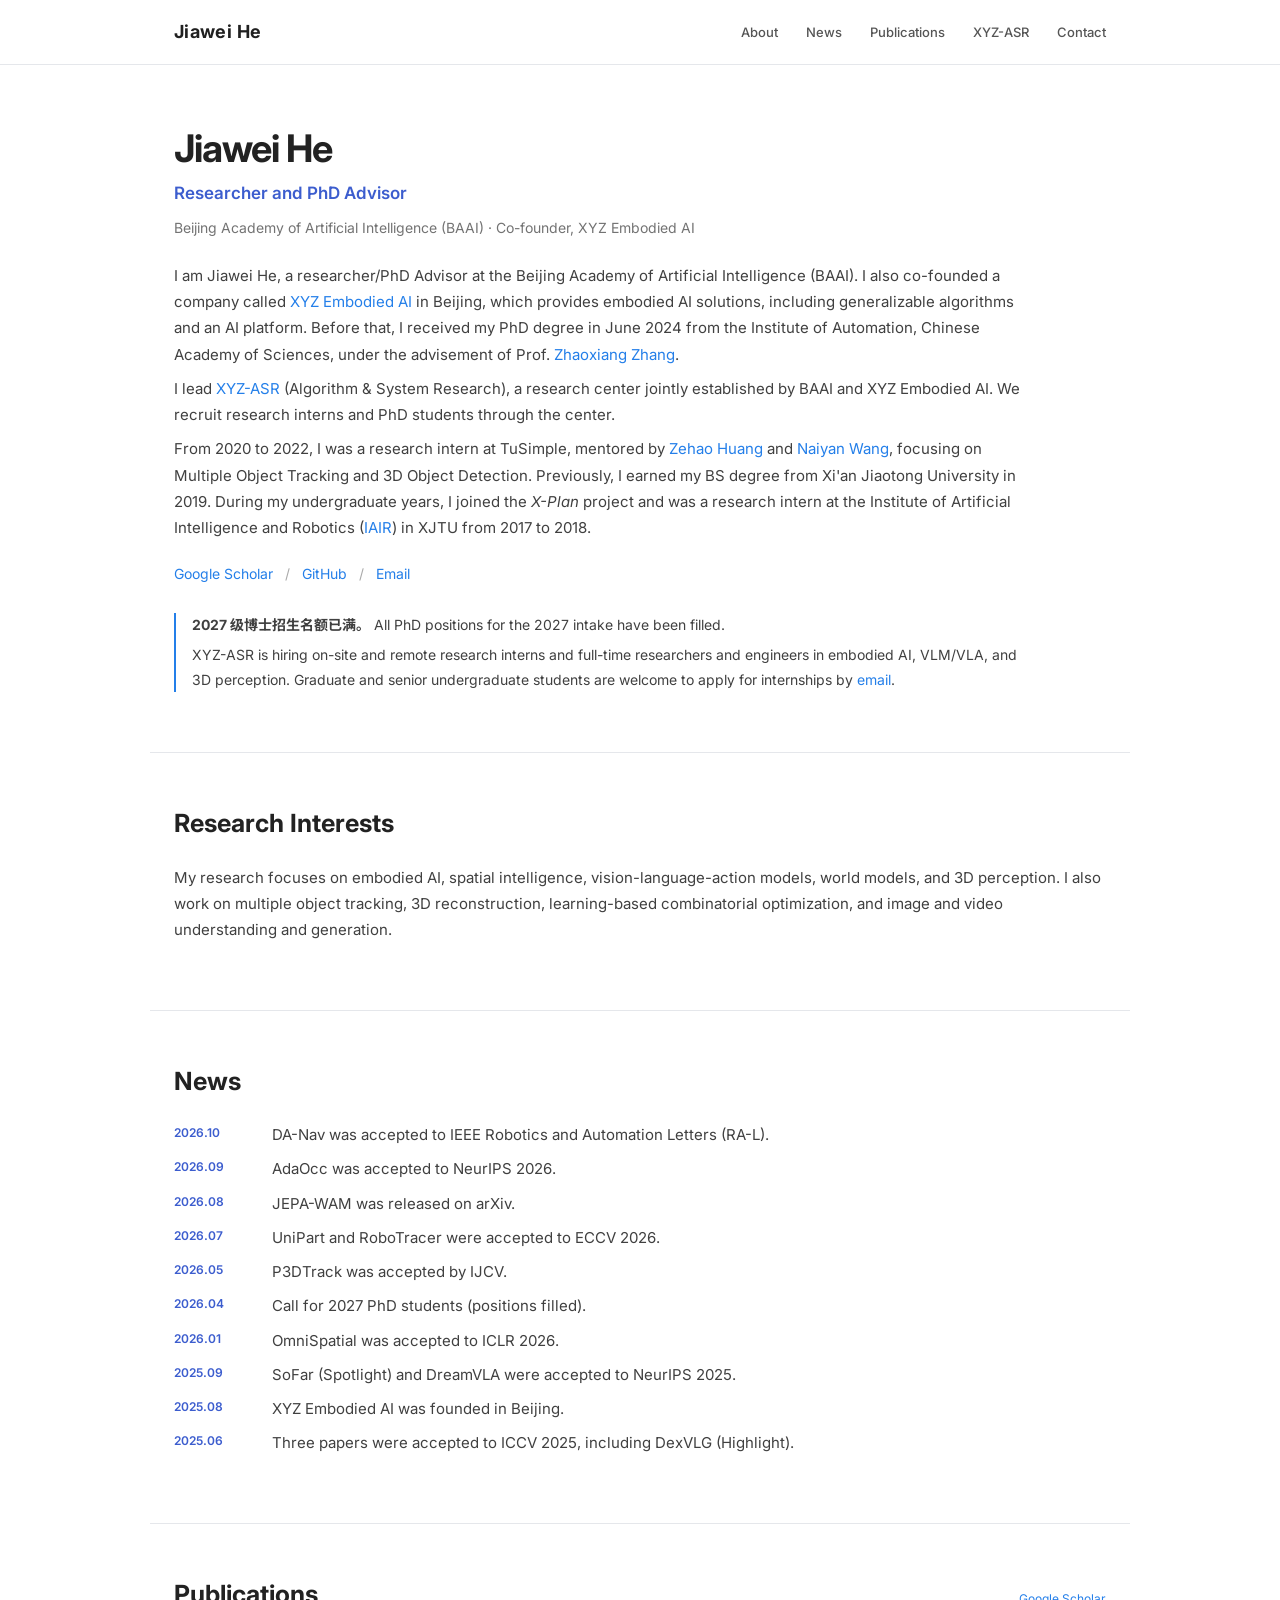
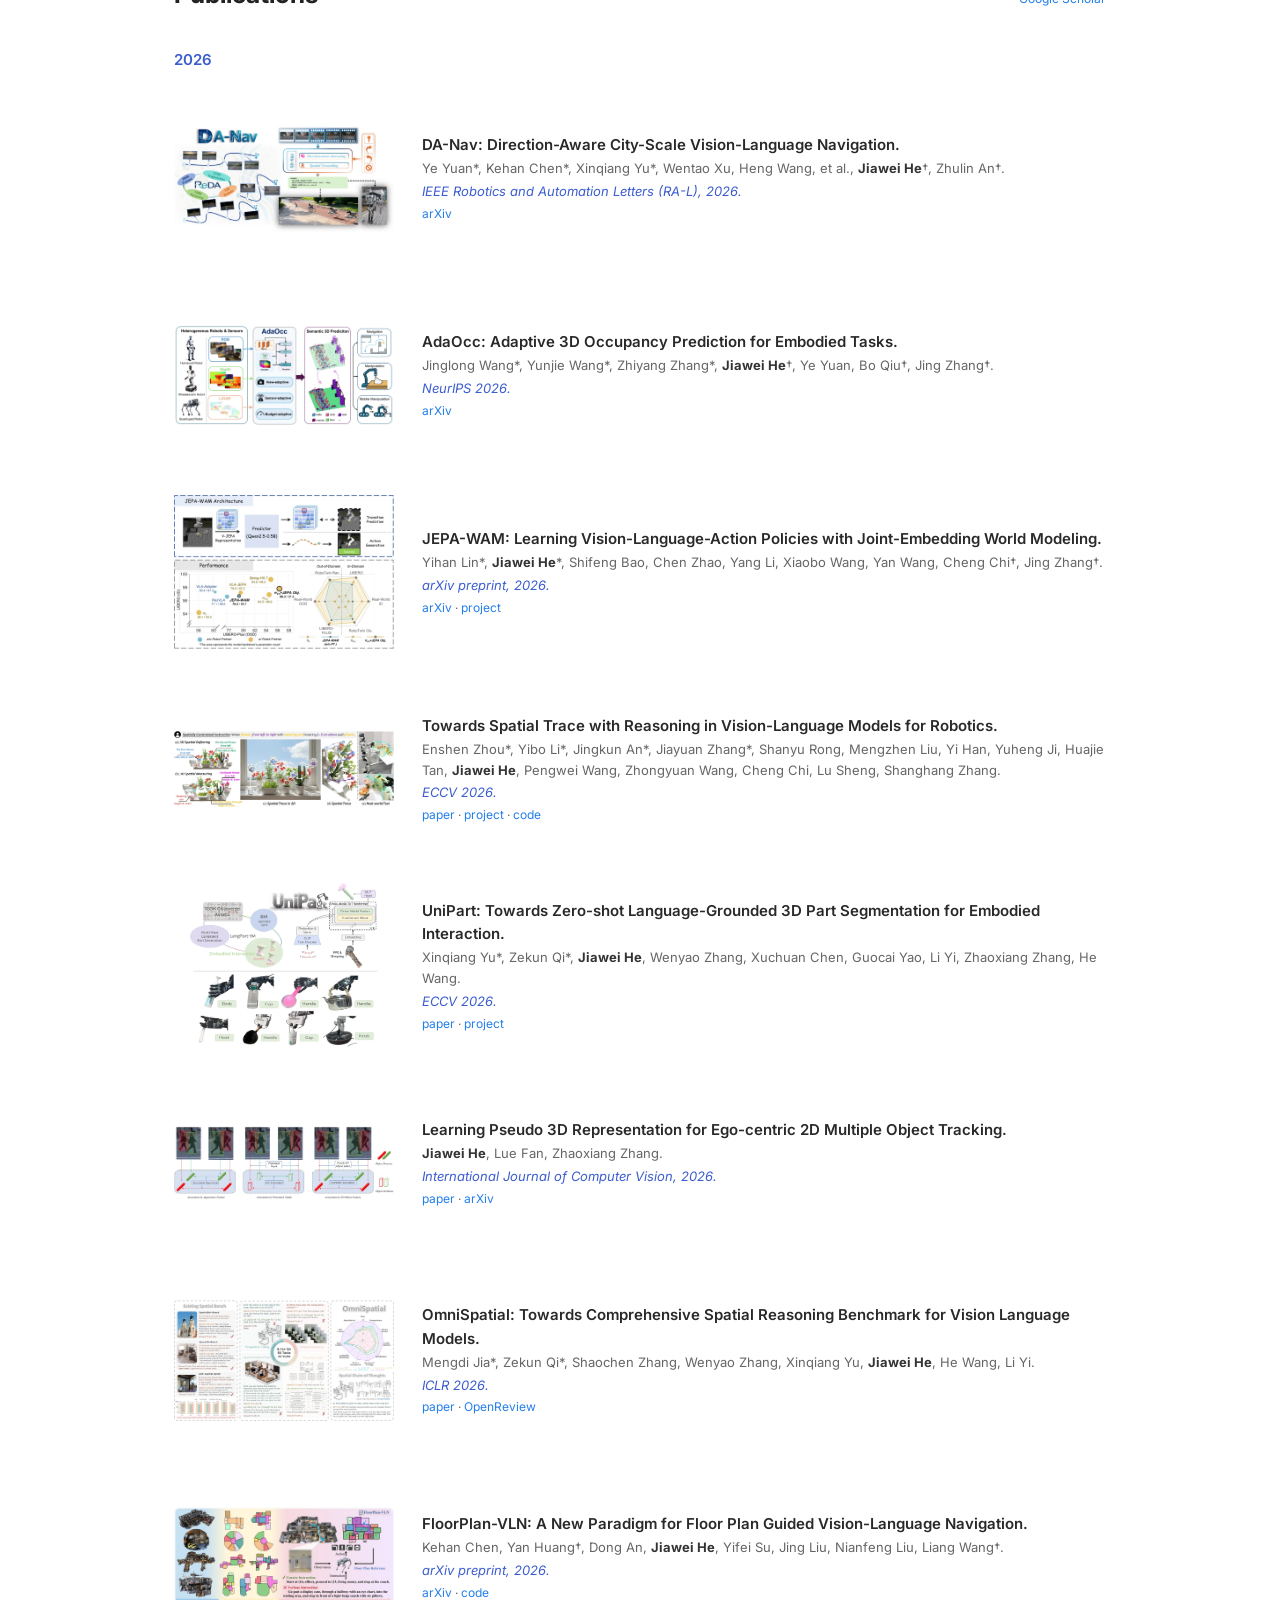
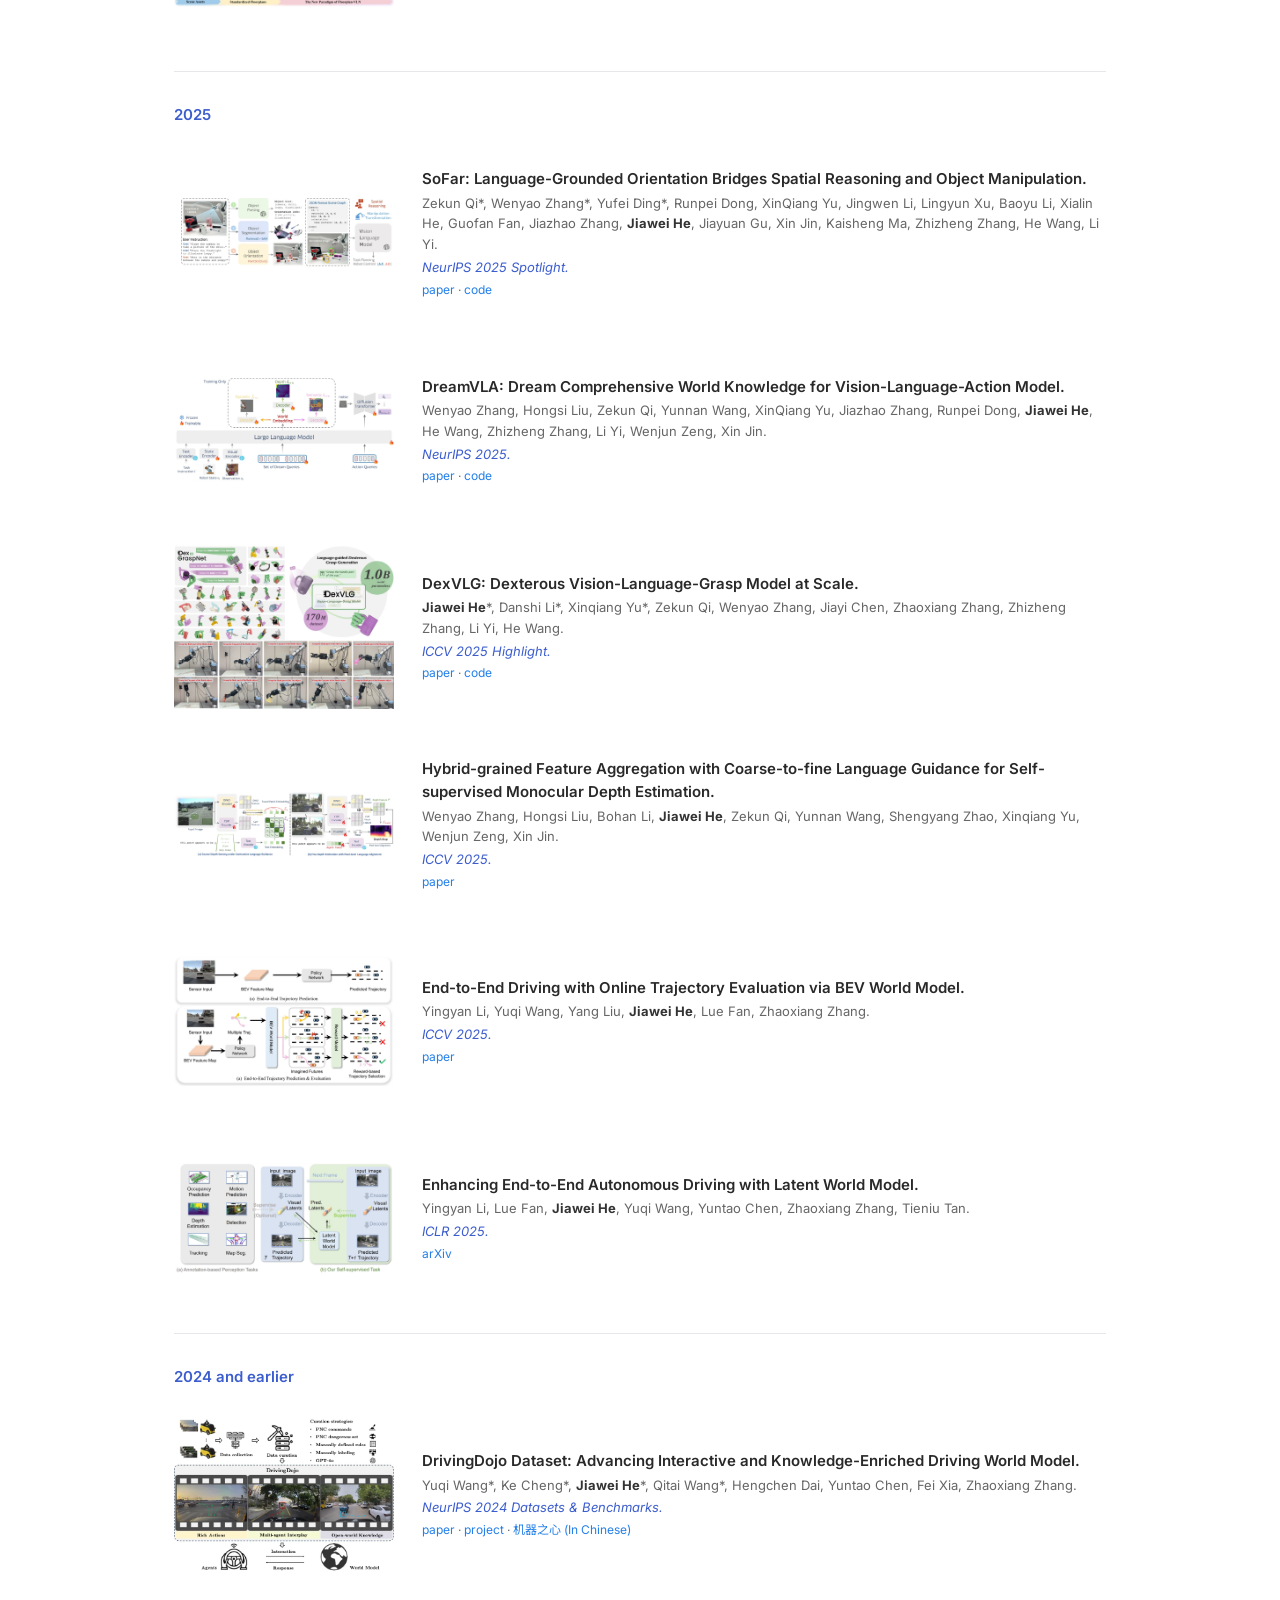
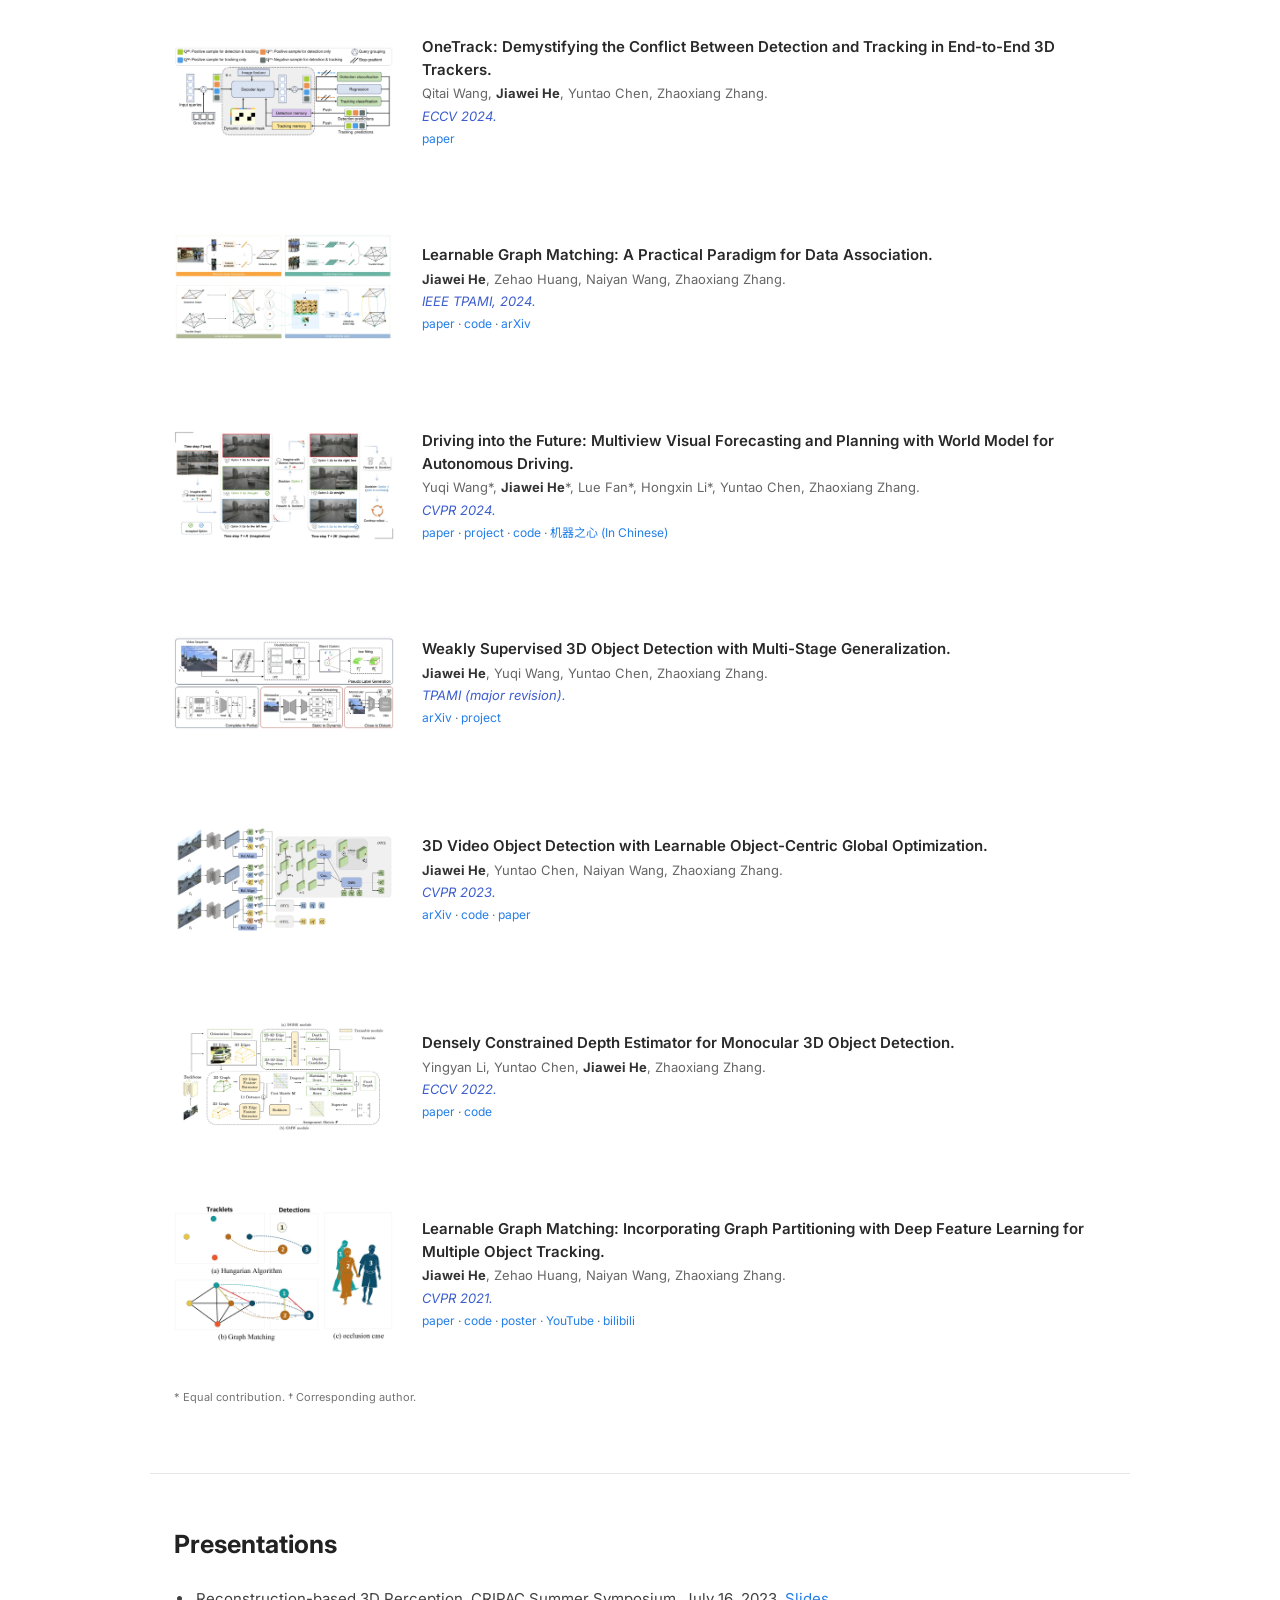
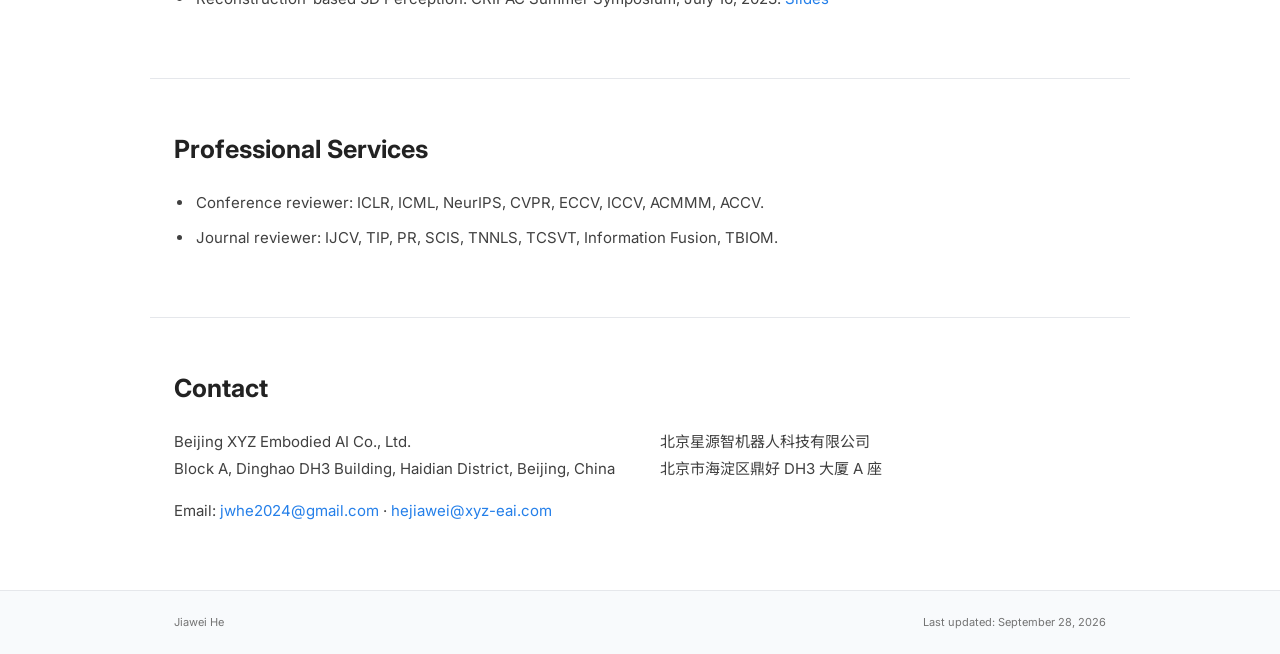
<file: index.html>
<!DOCTYPE html>
<html lang="en">

<head>
    <meta charset="utf-8">
    <meta http-equiv="X-UA-Compatible" content="IE=edge">
    <meta name="viewport" content="width=device-width, initial-scale=1">
    <meta name="description" content="Jiawei He — researcher and PhD Advisor at BAAI, co-founder of XYZ Embodied AI. Research in embodied AI, spatial intelligence, and 3D perception.">
    <meta name="author" content="Jiawei He">
    <title>Jiawei He's Homepage</title>
    <link rel="preconnect" href="https://fonts.googleapis.com">
    <link rel="preconnect" href="https://fonts.gstatic.com" crossorigin>
    <link href="https://fonts.googleapis.com/css2?family=Inter:wght@400;500;600;700&amp;family=Noto+Sans+SC:wght@400;500;600;700&amp;display=swap" rel="stylesheet">
    <link href="css/xyz-asr.css" rel="stylesheet">
    <link href="css/personal.css" rel="stylesheet">

    <!-- Google Tag Manager -->
    <script>(function(w,d,s,l,i){w[l]=w[l]||[];w[l].push({'gtm.start':
    new Date().getTime(),event:'gtm.js'});var f=d.getElementsByTagName(s)[0],
    j=d.createElement(s),dl=l!='dataLayer'?'&l='+l:'';j.async=true;j.src=
    'https://www.googletagmanager.com/gtm.js?id='+i+dl;f.parentNode.insertBefore(j,f);
    })(window,document,'script','dataLayer','GTM-5ZGGCQ6B');</script>
    <!-- End Google Tag Manager -->

    <!-- Google tag (gtag.js) -->
<script async src="https://www.googletagmanager.com/gtag/js?id=G-M1VJD6238Y"></script>
<script>
  window.dataLayer = window.dataLayer || [];
  function gtag(){dataLayer.push(arguments);}
  gtag('js', new Date());

  gtag('config', 'G-M1VJD6238Y');
</script>
</head>

<body class="personal-home">
    <!-- Google Tag Manager (noscript) -->
    <noscript><iframe src="https://www.googletagmanager.com/ns.html?id=GTM-5ZGGCQ6B"
    height="0" width="0" style="display:none;visibility:hidden"></iframe></noscript>
    <!-- End Google Tag Manager (noscript) -->

    <header class="site-header">
        <div class="container nav-wrap">
            <a class="site-name" href="#top">Jiawei He</a>
            <button class="nav-toggle" type="button" aria-expanded="false" aria-controls="site-nav">Menu</button>
            <nav id="site-nav" aria-label="Main navigation">
                <a href="#about">About</a>
                <a href="#news">News</a>
                <a href="#publications">Publications</a>
                <a href="xyz-asr.html">XYZ-ASR</a>
                <a href="#contact">Contact</a>
            </nav>
        </div>
    </header>

    <main id="top">
        <section class="intro personal-intro container" id="about">
            <div class="intro-main">
                <h1>Jiawei He</h1>
                <p class="subtitle">Researcher and PhD Advisor</p>
                <p class="affiliation">Beijing Academy of Artificial Intelligence (BAAI) · Co-founder, XYZ Embodied AI</p>
                <p>I am Jiawei He, a researcher/PhD Advisor at the Beijing Academy of Artificial Intelligence (BAAI). I also co-founded a company called <a href="https://xyz-eai.com/"> XYZ Embodied AI </a>in Beijing, which provides embodied AI solutions, including generalizable algorithms and an AI platform. Before that, I received my PhD degree in June 2024 from the Institute of Automation, Chinese Academy of Sciences, under the advisement of Prof. <a href="https://zhaoxiangzhang.net/"> Zhaoxiang Zhang</a>.</p>
                <p>I lead <a href="xyz-asr.html">XYZ-ASR</a> (Algorithm &amp; System Research), a research center jointly established by BAAI and XYZ Embodied AI. We recruit research interns and PhD students through the center.</p>
                <p>From 2020 to 2022, I was a research intern at TuSimple, mentored by <a href="https://scholar.google.com/citations?user=zXqeKPgAAAAJ&amp;hl=en"> Zehao Huang</a> and <a href="https://winsty.net/index.html"> Naiyan Wang</a>, focusing on Multiple Object Tracking and 3D Object Detection. Previously, I earned my BS degree from Xi'an Jiaotong University in 2019. During my undergraduate years, I joined the <i>X-Plan</i> project and was a research intern at the Institute of Artificial Intelligence and Robotics (<a href="http://www.aiar.xjtu.edu.cn/">IAIR</a>) in XJTU from 2017 to 2018.</p>
                <p class="profile-links">
                    <a href="https://scholar.google.com/citations?user=35lEP_oAAAAJ" target="_blank" rel="noopener">Google Scholar</a>
                    <span>/</span>
                    <a href="https://github.com/jiaweihe1996" target="_blank" rel="noopener">GitHub</a>
                    <span>/</span>
                    <a href="mailto:jwhe2024@gmail.com">Email</a>
                </p>
                <div class="recruitment">
                    <p><strong lang="zh-CN">2027 级博士招生名额已满。</strong> All PhD positions for the 2027 intake have been filled.</p>
                    <p>XYZ-ASR is hiring on-site and remote research interns and full-time researchers and engineers in embodied AI, VLM/VLA, and 3D perception. Graduate and senior undergraduate students are welcome to apply for internships by <a href="mailto:jwhe2024@gmail.com">email</a>.</p>
                </div>
            </div>
        </section>

        <section class="section container" id="research">
            <h2>Research Interests</h2>
            <p>My research focuses on embodied AI, spatial intelligence, vision-language-action models, world models, and 3D perception. I also work on multiple object tracking, 3D reconstruction, learning-based combinatorial optimization, and image and video understanding and generation.</p>
        </section>

        <section class="section container" id="news">
            <h2>News</h2>
            <ul class="news-list">
                <li><time datetime="2026-10">2026.10</time><span>DA-Nav was accepted to IEEE Robotics and Automation Letters (RA-L).</span></li>
                <li><time datetime="2026-09">2026.09</time><span>AdaOcc was accepted to NeurIPS 2026.</span></li>
                <li><time datetime="2026-08">2026.08</time><span>JEPA-WAM was released on arXiv.</span></li>
                <li><time datetime="2026-07">2026.07</time><span>UniPart and RoboTracer were accepted to ECCV 2026.</span></li>
                <li><time datetime="2026-05">2026.05</time><span>P3DTrack was accepted by IJCV.</span></li>
                <li><time datetime="2026-04">2026.04</time><span>Call for 2027 PhD students (positions filled).</span></li>
                <li><time datetime="2026-01">2026.01</time><span>OmniSpatial was accepted to ICLR 2026.</span></li>
                <li><time datetime="2025-09">2025.09</time><span>SoFar (Spotlight) and DreamVLA were accepted to NeurIPS 2025.</span></li>
                <li><time datetime="2025-08">2025.08</time><span>XYZ Embodied AI was founded in Beijing.</span></li>
                <li><time datetime="2025-06">2025.06</time><span>Three papers were accepted to ICCV 2025, including DexVLG (Highlight).</span></li>
            </ul>
        </section>

        <section class="section container" id="publications">
            <div class="section-title-row">
                <h2>Publications</h2>
                <a href="https://scholar.google.com/citations?user=35lEP_oAAAAJ" target="_blank" rel="noopener">Google Scholar</a>
            </div>

            <div class="publication-year">
                <h3>2026</h3>
                <ol class="publication-list">
                    <li id="paper-da-nav">
                        <a class="paper-media" href="static/image/papers/da-nav.webp?v=2" target="_blank" rel="noopener" aria-label="View da-nav figure" title="View larger figure">
                            <img src="static/image/papers/da-nav.webp?v=2" alt="DA-Nav: direction-aware vision-language navigation overview" width="220" height="165" loading="lazy" decoding="async">
                        </a>
                        <div class="paper-details">
                            <p class="paper-title">DA-Nav: Direction-Aware City-Scale Vision-Language Navigation.</p>
                            <p>Ye Yuan*, Kehan Chen*, Xinqiang Yu*, Wentao Xu, Heng Wang, et al., <strong>Jiawei He</strong>†, Zhulin An†.</p>
                            <p class="venue">IEEE Robotics and Automation Letters (RA-L), 2026.</p>
                            <p class="paper-links"><a href="https://arxiv.org/abs/2607.11638" target="_blank" rel="noopener">arXiv</a></p>
                        </div>
                    </li>
                    <li id="paper-adaocc">
                        <a class="paper-media" href="static/image/papers/adaocc.webp" target="_blank" rel="noopener" aria-label="View AdaOcc figure" title="View larger figure">
                            <img src="static/image/papers/adaocc.webp" alt="AdaOcc: adaptive 3D occupancy prediction across robots, sensors, and embodied tasks" width="220" height="165" loading="lazy" decoding="async">
                        </a>
                        <div class="paper-details">
                            <p class="paper-title">AdaOcc: Adaptive 3D Occupancy Prediction for Embodied Tasks.</p>
                            <p>Jinglong Wang*, Yunjie Wang*, Zhiyang Zhang*, <strong>Jiawei He</strong>†, Ye Yuan, Bo Qiu†, Jing Zhang†.</p>
                            <p class="venue">NeurIPS 2026.</p>
                            <p class="paper-links"><a href="https://arxiv.org/abs/2609.38864" target="_blank" rel="noopener">arXiv</a></p>
                        </div>
                    </li>
                    <li id="paper-jepa-wam">
                        <a class="paper-media" href="static/image/papers/jepa-wam.webp" target="_blank" rel="noopener" aria-label="View JEPA-WAM figure" title="View larger figure">
                            <img src="static/image/papers/jepa-wam.webp" alt="JEPA-WAM: joint-embedding world modeling for vision-language-action policies" width="220" height="165" loading="lazy" decoding="async">
                        </a>
                        <div class="paper-details">
                            <p class="paper-title">JEPA-WAM: Learning Vision-Language-Action Policies with Joint-Embedding World Modeling.</p>
                            <p>Yihan Lin*, <strong>Jiawei He</strong>*, Shifeng Bao, Chen Zhao, Yang Li, Xiaobo Wang, Yan Wang, Cheng Chi†, Jing Zhang†.</p>
                            <p class="venue">arXiv preprint, 2026.</p>
                            <p class="paper-links"><a href="https://arxiv.org/abs/2608.09381" target="_blank" rel="noopener">arXiv</a> · <a href="https://spritewithoutice.github.io/JEPA_WAM/" target="_blank" rel="noopener">project</a></p>
                        </div>
                    </li>
                    <li id="paper-robotracer">
                        <a class="paper-media" href="static/image/papers/robotracer.webp" target="_blank" rel="noopener" aria-label="View RoboTracer figure" title="View larger figure">
                            <img src="static/image/papers/robotracer.webp" alt="RoboTracer: metric-grounded spatial traces and reasoning for robotic manipulation" width="220" height="165" loading="lazy" decoding="async">
                        </a>
                        <div class="paper-details">
                            <p class="paper-title">Towards Spatial Trace with Reasoning in Vision-Language Models for Robotics.</p>
                            <p>Enshen Zhou*, Yibo Li*, Jingkun An*, Jiayuan Zhang*, Shanyu Rong, Mengzhen Liu, Yi Han, Yuheng Ji, Huajie Tan, <strong>Jiawei He</strong>, Pengwei Wang, Zhongyuan Wang, Cheng Chi, Lu Sheng, Shanghang Zhang.</p>
                            <p class="venue">ECCV 2026.</p>
                            <p class="paper-links"><a href="https://arxiv.org/abs/2512.13660" target="_blank" rel="noopener">paper</a> · <a href="https://zhoues.github.io/RoboTracer/" target="_blank" rel="noopener">project</a> · <a href="https://github.com/Zhoues/RoboTracer" target="_blank" rel="noopener">code</a></p>
                        </div>
                    </li>
                    <li id="paper-unipart">
                        <a class="paper-media" href="static/image/papers/unipart.webp" target="_blank" rel="noopener" aria-label="View unipart figure" title="View larger figure">
                            <img src="static/image/papers/unipart.webp" alt="UniPart: language-grounded 3D part segmentation overview" width="220" height="165" loading="lazy" decoding="async">
                        </a>
                        <div class="paper-details">
                            <p class="paper-title">UniPart: Towards Zero-shot Language-Grounded 3D Part Segmentation for Embodied Interaction.</p>
                            <p>Xinqiang Yu*, Zekun Qi*, <strong>Jiawei He</strong>, Wenyao Zhang, Xuchuan Chen, Guocai Yao, Li Yi, Zhaoxiang Zhang, He Wang.</p>
                            <p class="venue">ECCV 2026.</p>
                            <p class="paper-links"><a href="https://arxiv.org/abs/2609.12898" target="_blank" rel="noopener">paper</a> · <a href="https://xinqiangyu.github.io/UniPart/" target="_blank" rel="noopener">project</a></p>
                        </div>
                    </li>
                    <li id="paper-p3dtrack">
                        <a class="paper-media" href="static/image/papers/p3dtrack.webp" target="_blank" rel="noopener" aria-label="View p3dtrack figure" title="View larger figure">
                            <img src="static/image/papers/p3dtrack.webp" alt="P3DTrack: learning pseudo 3D representations for multiple object tracking" width="220" height="165" loading="lazy" decoding="async">
                        </a>
                        <div class="paper-details">
                            <p class="paper-title">Learning Pseudo 3D Representation for Ego-centric 2D Multiple Object Tracking.</p>
                            <p><strong>Jiawei He</strong>, Lue Fan, Zhaoxiang Zhang.</p>
                            <p class="venue">International Journal of Computer Vision, 2026.</p>
                            <p class="paper-links"><a href="https://link.springer.com/article/10.1007/s11263-026-02887-z" target="_blank" rel="noopener">paper</a> · <a href="https://arxiv.org/abs/2306.05416" target="_blank" rel="noopener">arXiv</a></p>
                        </div>
                    </li>
                    <li id="paper-omnispatial">
                        <a class="paper-media" href="static/image/papers/omnispatial.webp" target="_blank" rel="noopener" aria-label="View omnispatial figure" title="View larger figure">
                            <img src="static/image/papers/omnispatial.webp" alt="OmniSpatial: spatial reasoning benchmark overview" width="220" height="165" loading="lazy" decoding="async">
                        </a>
                        <div class="paper-details">
                            <p class="paper-title">OmniSpatial: Towards Comprehensive Spatial Reasoning Benchmark for Vision Language Models.</p>
                            <p>Mengdi Jia*, Zekun Qi*, Shaochen Zhang, Wenyao Zhang, Xinqiang Yu, <strong>Jiawei He</strong>, He Wang, Li Yi.</p>
                            <p class="venue">ICLR 2026.</p>
                            <p class="paper-links"><a href="https://arxiv.org/abs/2506.03135" target="_blank" rel="noopener">paper</a> · <a href="https://openreview.net/forum?id=r7rUDgGYC4" target="_blank" rel="noopener">OpenReview</a></p>
                        </div>
                    </li>
                    <li id="paper-floorplan-vln">
                        <a class="paper-media" href="static/image/papers/floorplan-vln.webp" target="_blank" rel="noopener" aria-label="View FloorPlan-VLN figure" title="View larger figure">
                            <img src="static/image/papers/floorplan-vln.webp" alt="FloorPlan-VLN: floor plans and concise instructions guide vision-language navigation" width="220" height="165" loading="lazy" decoding="async">
                        </a>
                        <div class="paper-details">
                            <p class="paper-title">FloorPlan-VLN: A New Paradigm for Floor Plan Guided Vision-Language Navigation.</p>
                            <p>Kehan Chen, Yan Huang†, Dong An, <strong>Jiawei He</strong>, Yifei Su, Jing Liu, Nianfeng Liu, Liang Wang†.</p>
                            <p class="venue">arXiv preprint, 2026.</p>
                            <p class="paper-links"><a href="https://arxiv.org/abs/2603.17437" target="_blank" rel="noopener">arXiv</a> · <a href="https://github.com/Chenkehan21/FloorPlan-VLN" target="_blank" rel="noopener">code</a></p>
                        </div>
                    </li>
                </ol>
            </div>

            <div class="publication-year">
                <h3>2025</h3>
                <ol class="publication-list">
                    <li id="paper-sofar">
                        <a class="paper-media" href="static/image/papers/sofar.webp" target="_blank" rel="noopener" aria-label="View sofar figure" title="View larger figure">
                            <img src="static/image/papers/sofar.webp" alt="SoFar: language-grounded orientation and object manipulation" width="220" height="165" loading="lazy" decoding="async">
                        </a>
                        <div class="paper-details">
                            <p class="paper-title">SoFar: Language-Grounded Orientation Bridges Spatial Reasoning and Object Manipulation.</p>
                            <p>Zekun Qi*, Wenyao Zhang*, Yufei Ding*, Runpei Dong, XinQiang Yu, Jingwen Li, Lingyun Xu, Baoyu Li, Xialin He, Guofan Fan, Jiazhao Zhang, <strong>Jiawei He</strong>, Jiayuan Gu, Xin Jin, Kaisheng Ma, Zhizheng Zhang, He Wang, Li Yi.</p>
                            <p class="venue">NeurIPS 2025 Spotlight.</p>
                            <p class="paper-links"><a href="https://arxiv.org/abs/2502.13143" target="_blank" rel="noopener">paper</a> · <a href="https://github.com/qizekun/SoFar" target="_blank" rel="noopener">code</a></p>
                        </div>
                    </li>
                    <li id="paper-dreamvla">
                        <a class="paper-media" href="static/image/papers/dreamvla.webp" target="_blank" rel="noopener" aria-label="View dreamvla figure" title="View larger figure">
                            <img src="static/image/papers/dreamvla.webp" alt="DreamVLA: vision-language-action model overview" width="220" height="165" loading="lazy" decoding="async">
                        </a>
                        <div class="paper-details">
                            <p class="paper-title">DreamVLA: Dream Comprehensive World Knowledge for Vision-Language-Action Model.</p>
                            <p>Wenyao Zhang, Hongsi Liu, Zekun Qi, Yunnan Wang, XinQiang Yu, Jiazhao Zhang, Runpei Dong, <strong>Jiawei He</strong>, He Wang, Zhizheng Zhang, Li Yi, Wenjun Zeng, Xin Jin.</p>
                            <p class="venue">NeurIPS 2025.</p>
                            <p class="paper-links"><a href="https://arxiv.org/abs/2507.04447" target="_blank" rel="noopener">paper</a> · <a href="https://github.com/Zhangwenyao1/DreamVLA" target="_blank" rel="noopener">code</a></p>
                        </div>
                    </li>
                    <li id="paper-dexvlg">
                        <a class="paper-media" href="static/image/papers/dexvlg.webp" target="_blank" rel="noopener" aria-label="View DexVLG figure" title="View larger figure">
                            <img src="static/image/papers/dexvlg.webp" alt="DexVLG: dexterous vision-language-grasp model teaser" width="220" height="165" loading="lazy" decoding="async">
                        </a>
                        <div class="paper-details">
                            <p class="paper-title">DexVLG: Dexterous Vision-Language-Grasp Model at Scale.</p>
                            <p><strong>Jiawei He</strong>*, Danshi Li*, Xinqiang Yu*, Zekun Qi, Wenyao Zhang, Jiayi Chen, Zhaoxiang Zhang, Zhizheng Zhang, Li Yi, He Wang.</p>
                            <p class="venue">ICCV 2025 Highlight.</p>
                            <p class="paper-links"><a href="https://arxiv.org/abs/2507.02747" target="_blank" rel="noopener">paper</a> · <a href="https://github.com/jiaweihe1996/DexVLG" target="_blank" rel="noopener">code</a></p>
                        </div>
                    </li>
                    <li id="paper-hybrid-depth">
                        <a class="paper-media" href="static/image/papers/hybrid-depth.webp" target="_blank" rel="noopener" aria-label="View hybrid-depth figure" title="View larger figure">
                            <img src="static/image/papers/hybrid-depth.webp" alt="Hybrid-grained feature aggregation: coarse-to-fine language guidance for monocular depth estimation" width="220" height="165" loading="lazy" decoding="async">
                        </a>
                        <div class="paper-details">
                            <p class="paper-title">Hybrid-grained Feature Aggregation with Coarse-to-fine Language Guidance for Self-supervised Monocular Depth Estimation.</p>
                            <p>Wenyao Zhang, Hongsi Liu, Bohan Li, <strong>Jiawei He</strong>, Zekun Qi, Yunnan Wang, Shengyang Zhao, Xinqiang Yu, Wenjun Zeng, Xin Jin.</p>
                            <p class="venue">ICCV 2025.</p>
                            <p class="paper-links"><a href="https://openaccess.thecvf.com/content/ICCV2025/papers/Zhang_Hybrid-grained_Feature_Aggregation_with_Coarse-to-fine_Language_Guidance_for_Self-supervised_Monocular_ICCV_2025_paper.pdf" target="_blank" rel="noopener">paper</a></p>
                        </div>
                    </li>
                    <li id="paper-bev-world">
                        <a class="paper-media" href="static/image/papers/bev-world.webp" target="_blank" rel="noopener" aria-label="View bev-world figure" title="View larger figure">
                            <img src="static/image/papers/bev-world.webp" alt="BEV World Model: online trajectory evaluation for end-to-end driving" width="220" height="165" loading="lazy" decoding="async">
                        </a>
                        <div class="paper-details">
                            <p class="paper-title">End-to-End Driving with Online Trajectory Evaluation via BEV World Model.</p>
                            <p>Yingyan Li, Yuqi Wang, Yang Liu, <strong>Jiawei He</strong>, Lue Fan, Zhaoxiang Zhang.</p>
                            <p class="venue">ICCV 2025.</p>
                            <p class="paper-links"><a href="https://arxiv.org/abs/2504.01941" target="_blank" rel="noopener">paper</a></p>
                        </div>
                    </li>
                    <li id="paper-latent-world">
                        <a class="paper-media" href="static/image/papers/latent-world.webp" target="_blank" rel="noopener" aria-label="View latent-world figure" title="View larger figure">
                            <img src="static/image/papers/latent-world.webp" alt="Latent World Model: enhancing end-to-end autonomous driving" width="220" height="165" loading="lazy" decoding="async">
                        </a>
                        <div class="paper-details">
                            <p class="paper-title">Enhancing End-to-End Autonomous Driving with Latent World Model.</p>
                            <p>Yingyan Li, Lue Fan, <strong>Jiawei He</strong>, Yuqi Wang, Yuntao Chen, Zhaoxiang Zhang, Tieniu Tan.</p>
                            <p class="venue">ICLR 2025.</p>
                            <p class="paper-links"><a href="https://arxiv.org/abs/2406.08481" target="_blank" rel="noopener">arXiv</a></p>
                        </div>
                    </li>
                </ol>
            </div>

            <div class="publication-year">
                <h3>2024 and earlier</h3>
                <ol class="publication-list">
                    <li id="paper-drivingdojo">
                        <a class="paper-media" href="static/image/papers/drivingdojo.webp" target="_blank" rel="noopener" aria-label="View drivingdojo figure" title="View larger figure">
                            <img src="static/image/papers/drivingdojo.webp" alt="DrivingDojo: interactive driving world model dataset" width="220" height="165" loading="lazy" decoding="async">
                        </a>
                        <div class="paper-details">
                            <p class="paper-title">DrivingDojo Dataset: Advancing Interactive and Knowledge-Enriched Driving World Model.</p>
                            <p>Yuqi Wang*, Ke Cheng*, <strong>Jiawei He</strong>*, Qitai Wang*, Hengchen Dai, Yuntao Chen, Fei Xia, Zhaoxiang Zhang.</p>
                            <p class="venue">NeurIPS 2024 Datasets &amp; Benchmarks.</p>
                            <p class="paper-links"><a href="https://arxiv.org/abs/2410.10738" target="_blank" rel="noopener">paper</a> · <a href="https://drivingdojo.github.io/" target="_blank" rel="noopener">project</a> · <a href="https://mp.weixin.qq.com/s/jXVeBRjKPsNtX7bBanW-QQ" target="_blank" rel="noopener">机器之心 (In Chinese)</a></p>
                        </div>
                    </li>
                    <li id="paper-onetrack">
                        <a class="paper-media" href="static/image/papers/onetrack.webp" target="_blank" rel="noopener" aria-label="View onetrack figure" title="View larger figure">
                            <img src="static/image/papers/onetrack.webp" alt="OneTrack: training pipeline for end-to-end 3D detection and tracking" width="220" height="165" loading="lazy" decoding="async">
                        </a>
                        <div class="paper-details">
                            <p class="paper-title">OneTrack: Demystifying the Conflict Between Detection and Tracking in End-to-End 3D Trackers.</p>
                            <p>Qitai Wang, <strong>Jiawei He</strong>, Yuntao Chen, Zhaoxiang Zhang.</p>
                            <p class="venue">ECCV 2024.</p>
                            <p class="paper-links"><a href="https://www.ecva.net/papers/eccv_2024/papers_ECCV/papers/01174.pdf" target="_blank" rel="noopener">paper</a></p>
                        </div>
                    </li>
                    <li id="paper-gmtracker">
                        <a class="paper-media" href="static/image/papers/gmtracker.webp" target="_blank" rel="noopener" aria-label="View gmtracker figure" title="View larger figure">
                            <img src="static/image/papers/gmtracker.webp" alt="Learnable Graph Matching: data association framework" width="220" height="165" loading="lazy" decoding="async">
                        </a>
                        <div class="paper-details">
                            <p class="paper-title">Learnable Graph Matching: A Practical Paradigm for Data Association.</p>
                            <p><strong>Jiawei He</strong>, Zehao Huang, Naiyan Wang, Zhaoxiang Zhang.</p>
                            <p class="venue">IEEE TPAMI, 2024.</p>
                            <p class="paper-links"><a href="https://doi.org/10.1109/TPAMI.2024.3362401" target="_blank" rel="noopener">paper</a> · <a href="https://github.com/jiaweihe1996/GMTracker" target="_blank" rel="noopener">code</a> · <a href="https://arxiv.org/abs/2303.15414" target="_blank" rel="noopener">arXiv</a></p>
                        </div>
                    </li>
                    <li id="paper-drive-wm">
                        <a class="paper-media" href="static/image/papers/drive-wm.webp" target="_blank" rel="noopener" aria-label="View drive-wm figure" title="View larger figure">
                            <img src="static/image/papers/drive-wm.webp" alt="Drive-WM: multiview visual forecasting and planning" width="220" height="165" loading="lazy" decoding="async">
                        </a>
                        <div class="paper-details">
                            <p class="paper-title">Driving into the Future: Multiview Visual Forecasting and Planning with World Model for Autonomous Driving.</p>
                            <p>Yuqi Wang*, <strong>Jiawei He</strong>*, Lue Fan*, Hongxin Li*, Yuntao Chen, Zhaoxiang Zhang.</p>
                            <p class="venue">CVPR 2024.</p>
                            <p class="paper-links"><a href="https://arxiv.org/abs/2311.17918" target="_blank" rel="noopener">paper</a> · <a href="https://drive-wm.github.io/" target="_blank" rel="noopener">project</a> · <a href="https://github.com/BraveGroup/Drive-WM" target="_blank" rel="noopener">code</a> · <a href="https://mp.weixin.qq.com/s/x_BH6PCS2WwR6zQjngH4LQ" target="_blank" rel="noopener">机器之心 (In Chinese)</a></p>
                        </div>
                    </li>
                    <li id="paper-ba2det">
                        <a class="paper-media" href="static/image/papers/ba2det.webp" target="_blank" rel="noopener" aria-label="View ba2det figure" title="View larger figure">
                            <img src="static/image/papers/ba2det.webp" alt="BA2Det: weakly supervised 3D object detection with multi-stage generalization" width="220" height="165" loading="lazy" decoding="async">
                        </a>
                        <div class="paper-details">
                            <p class="paper-title">Weakly Supervised 3D Object Detection with Multi-Stage Generalization.</p>
                            <p><strong>Jiawei He</strong>, Yuqi Wang, Yuntao Chen, Zhaoxiang Zhang.</p>
                            <p class="venue">TPAMI (major revision).</p>
                            <p class="paper-links"><a href="https://arxiv.org/abs/2306.05418" target="_blank" rel="noopener">arXiv</a> · <a href="https://ba2det.github.io/" target="_blank" rel="noopener">project</a></p>
                        </div>
                    </li>
                    <li id="paper-ba-det">
                        <a class="paper-media" href="static/image/papers/ba-det.webp" target="_blank" rel="noopener" aria-label="View ba-det figure" title="View larger figure">
                            <img src="static/image/papers/ba-det.webp" alt="BA-Det: object-centric global optimization for 3D video detection" width="220" height="165" loading="lazy" decoding="async">
                        </a>
                        <div class="paper-details">
                            <p class="paper-title">3D Video Object Detection with Learnable Object-Centric Global Optimization.</p>
                            <p><strong>Jiawei He</strong>, Yuntao Chen, Naiyan Wang, Zhaoxiang Zhang.</p>
                            <p class="venue">CVPR 2023.</p>
                            <p class="paper-links"><a href="https://arxiv.org/abs/2303.15416" target="_blank" rel="noopener">arXiv</a> · <a href="https://github.com/jiaweihe1996/BA-Det" target="_blank" rel="noopener">code</a> · <a href="https://openaccess.thecvf.com/content/CVPR2023/papers/He_3D_Video_Object_Detection_With_Learnable_Object-Centric_Global_Optimization_CVPR_2023_paper.pdf" target="_blank" rel="noopener">paper</a></p>
                        </div>
                    </li>
                    <li id="paper-dcd">
                        <a class="paper-media" href="static/image/papers/dcd.webp" target="_blank" rel="noopener" aria-label="View dcd figure" title="View larger figure">
                            <img src="static/image/papers/dcd.webp" alt="DCD: densely constrained depth estimation for monocular 3D object detection" width="220" height="165" loading="lazy" decoding="async">
                        </a>
                        <div class="paper-details">
                            <p class="paper-title">Densely Constrained Depth Estimator for Monocular 3D Object Detection.</p>
                            <p>Yingyan Li, Yuntao Chen, <strong>Jiawei He</strong>, Zhaoxiang Zhang.</p>
                            <p class="venue">ECCV 2022.</p>
                            <p class="paper-links"><a href="https://www.ecva.net/papers/eccv_2022/papers_ECCV/papers/136690708.pdf" target="_blank" rel="noopener">paper</a> · <a href="https://github.com/BraveGroup/DCD" target="_blank" rel="noopener">code</a></p>
                        </div>
                    </li>
                    <li id="paper-gmtracker-cvpr">
                        <a class="paper-media" href="static/image/papers/gmtracker-cvpr.webp" target="_blank" rel="noopener" aria-label="View gmtracker-cvpr figure" title="View larger figure">
                            <img src="static/image/papers/gmtracker-cvpr.webp" alt="GMTracker: learnable graph matching for multiple object tracking" width="220" height="165" loading="lazy" decoding="async">
                        </a>
                        <div class="paper-details">
                            <p class="paper-title">Learnable Graph Matching: Incorporating Graph Partitioning with Deep Feature Learning for Multiple Object Tracking.</p>
                            <p><strong>Jiawei He</strong>, Zehao Huang, Naiyan Wang, Zhaoxiang Zhang.</p>
                            <p class="venue">CVPR 2021.</p>
                            <p class="paper-links"><a href="https://openaccess.thecvf.com/content/CVPR2021/papers/He_Learnable_Graph_Matching_Incorporating_Graph_Partitioning_With_Deep_Feature_Learning_CVPR_2021_paper.pdf" target="_blank" rel="noopener">paper</a> · <a href="https://github.com/jiaweihe1996/GMTracker" target="_blank" rel="noopener">code</a> · <a href="https://jiaweihe.com/docs/gmtracker_poster.pdf" target="_blank" rel="noopener">poster</a> · <a href="https://youtu.be/GSKa1ZwHqaY" target="_blank" rel="noopener">YouTube</a> · <a href="https://www.bilibili.com/video/BV1kb4y1o7yP/" target="_blank" rel="noopener">bilibili</a></p>
                        </div>
                    </li>
                </ol>
            </div>
            <p class="note">* Equal contribution. † Corresponding author.</p>
        </section>

        <section class="section container" id="presentations">
            <h2>Presentations</h2>
            <ul class="plain-list">
                <li>Reconstruction-based 3D Perception. CRIPAC Summer Symposium, July 16, 2023. <a href="Reconstruction-based_3D_Perception.pdf">Slides</a></li>
            </ul>
        </section>

        <section class="section container" id="services">
            <h2>Professional Services</h2>
            <ul class="plain-list">
                <li>Conference reviewer: ICLR, ICML, NeurIPS, CVPR, ECCV, ICCV, ACMMM, ACCV.</li>
                <li>Journal reviewer: IJCV, TIP, PR, SCIS, TNNLS, TCSVT, Information Fusion, TBIOM.</li>
            </ul>
        </section>

        <section class="section container" id="contact">
            <h2>Contact</h2>
            <div class="contact-grid">
                <div>
                    <p>Beijing XYZ Embodied AI Co., Ltd.<br>Block A, Dinghao DH3 Building, Haidian District, Beijing, China</p>
                </div>
                <div lang="zh-CN">
                    <p>北京星源智机器人科技有限公司<br>北京市海淀区鼎好 DH3 大厦 A 座</p>
                </div>
            </div>
            <p>Email: <a href="mailto:jwhe2024@gmail.com">jwhe2024@gmail.com</a> · <a href="mailto:hejiawei@xyz-eai.com">hejiawei@xyz-eai.com</a></p>
        </section>
    </main>

    <footer>
        <div class="container footer-inner">
            <span>Jiawei He</span>
            <span>Last updated: September 28, 2026</span>
        </div>
    </footer>

    <script>
        (function () {
            var button = document.querySelector('.nav-toggle');
            var nav = document.getElementById('site-nav');
            button.addEventListener('click', function () {
                var open = button.getAttribute('aria-expanded') === 'true';
                button.setAttribute('aria-expanded', String(!open));
                nav.classList.toggle('is-open', !open);
            });
            nav.querySelectorAll('a').forEach(function (link) {
                link.addEventListener('click', function () {
                    button.setAttribute('aria-expanded', 'false');
                    nav.classList.remove('is-open');
                });
            });
        }());
    </script>
</body>
</html>
</file>
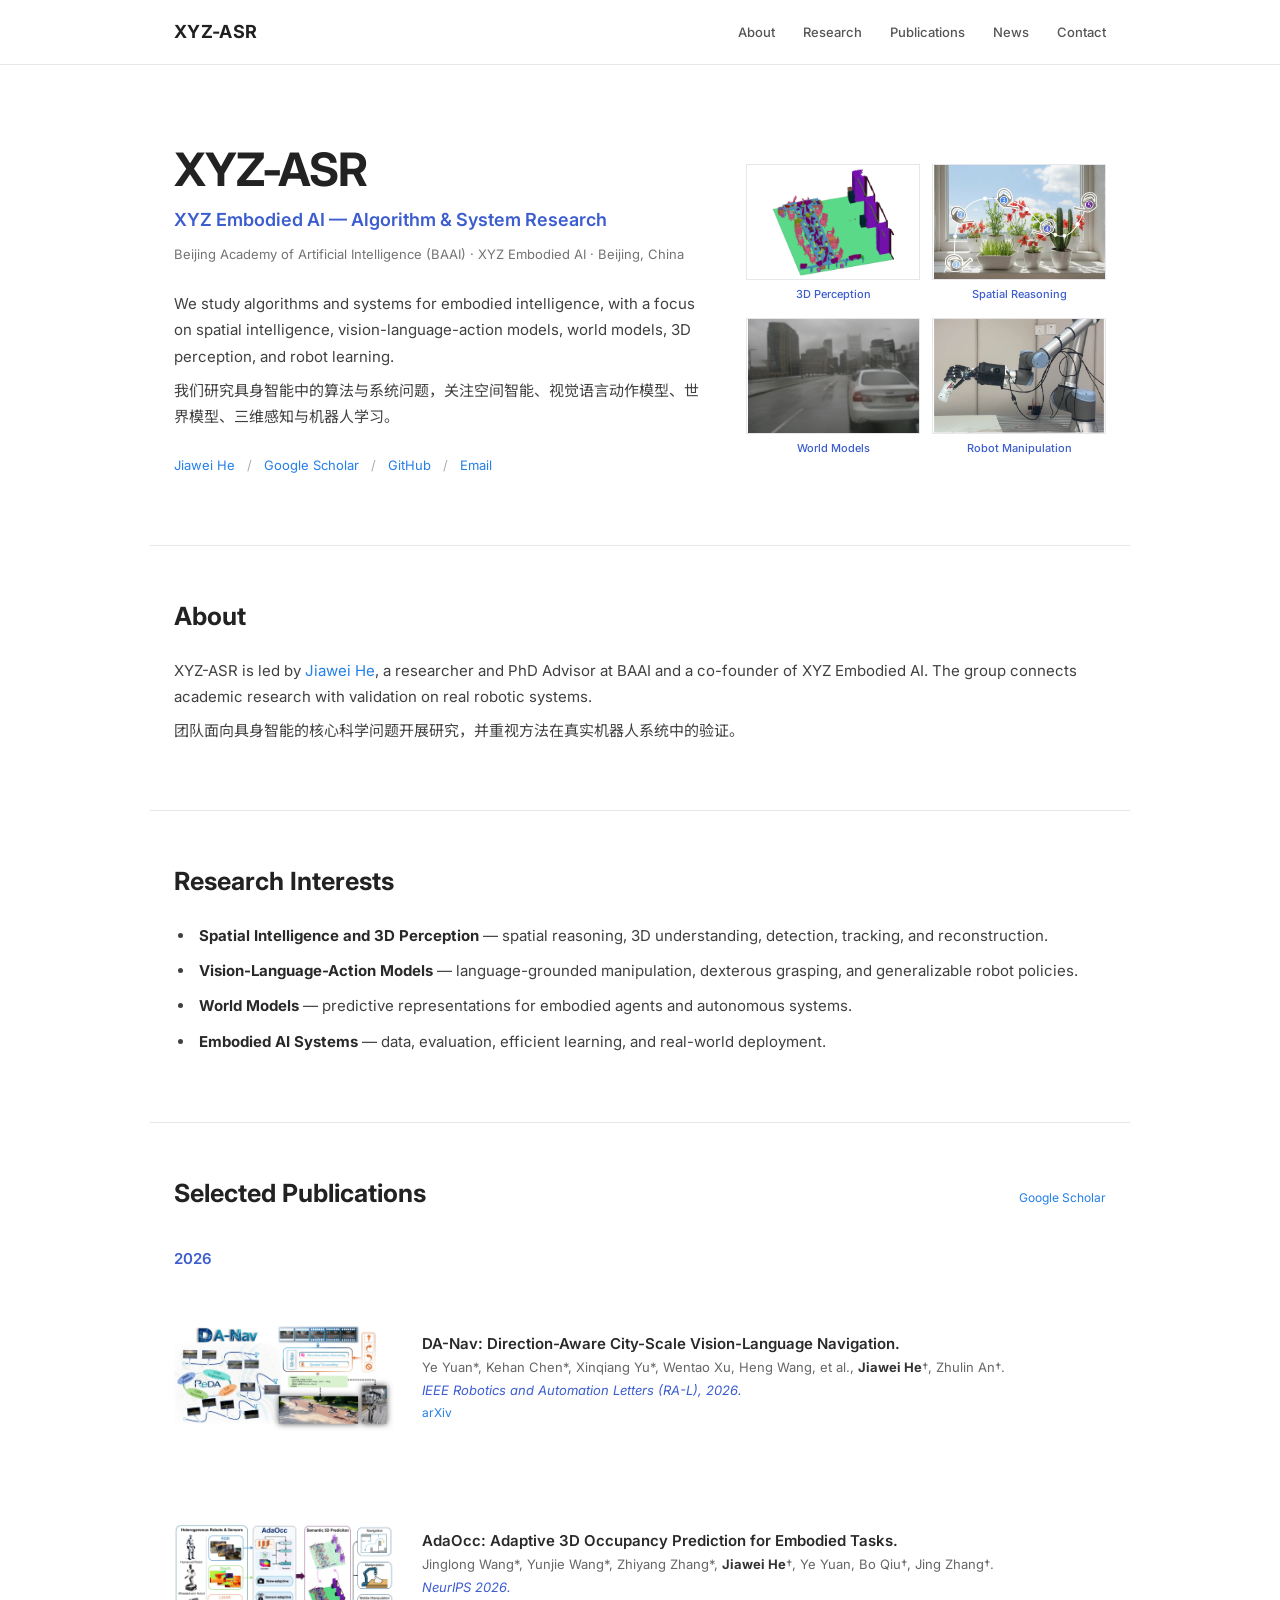
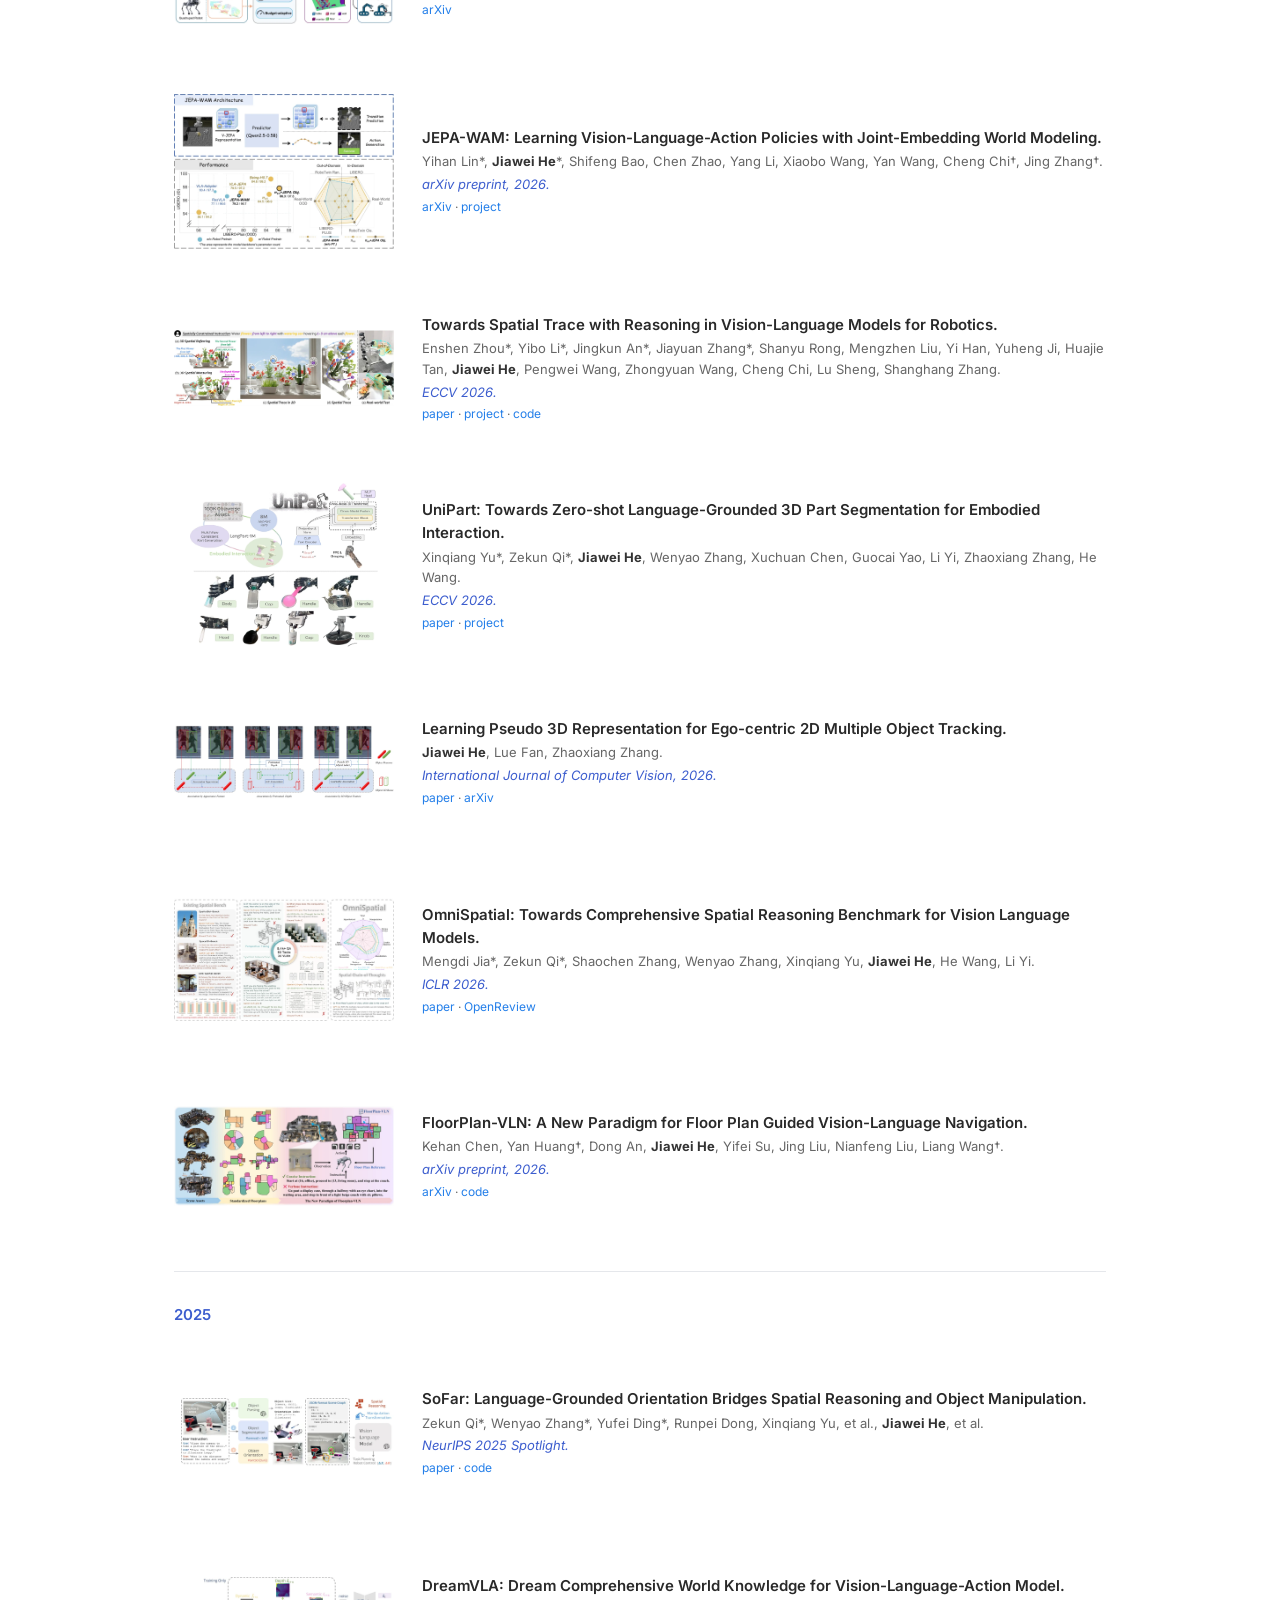
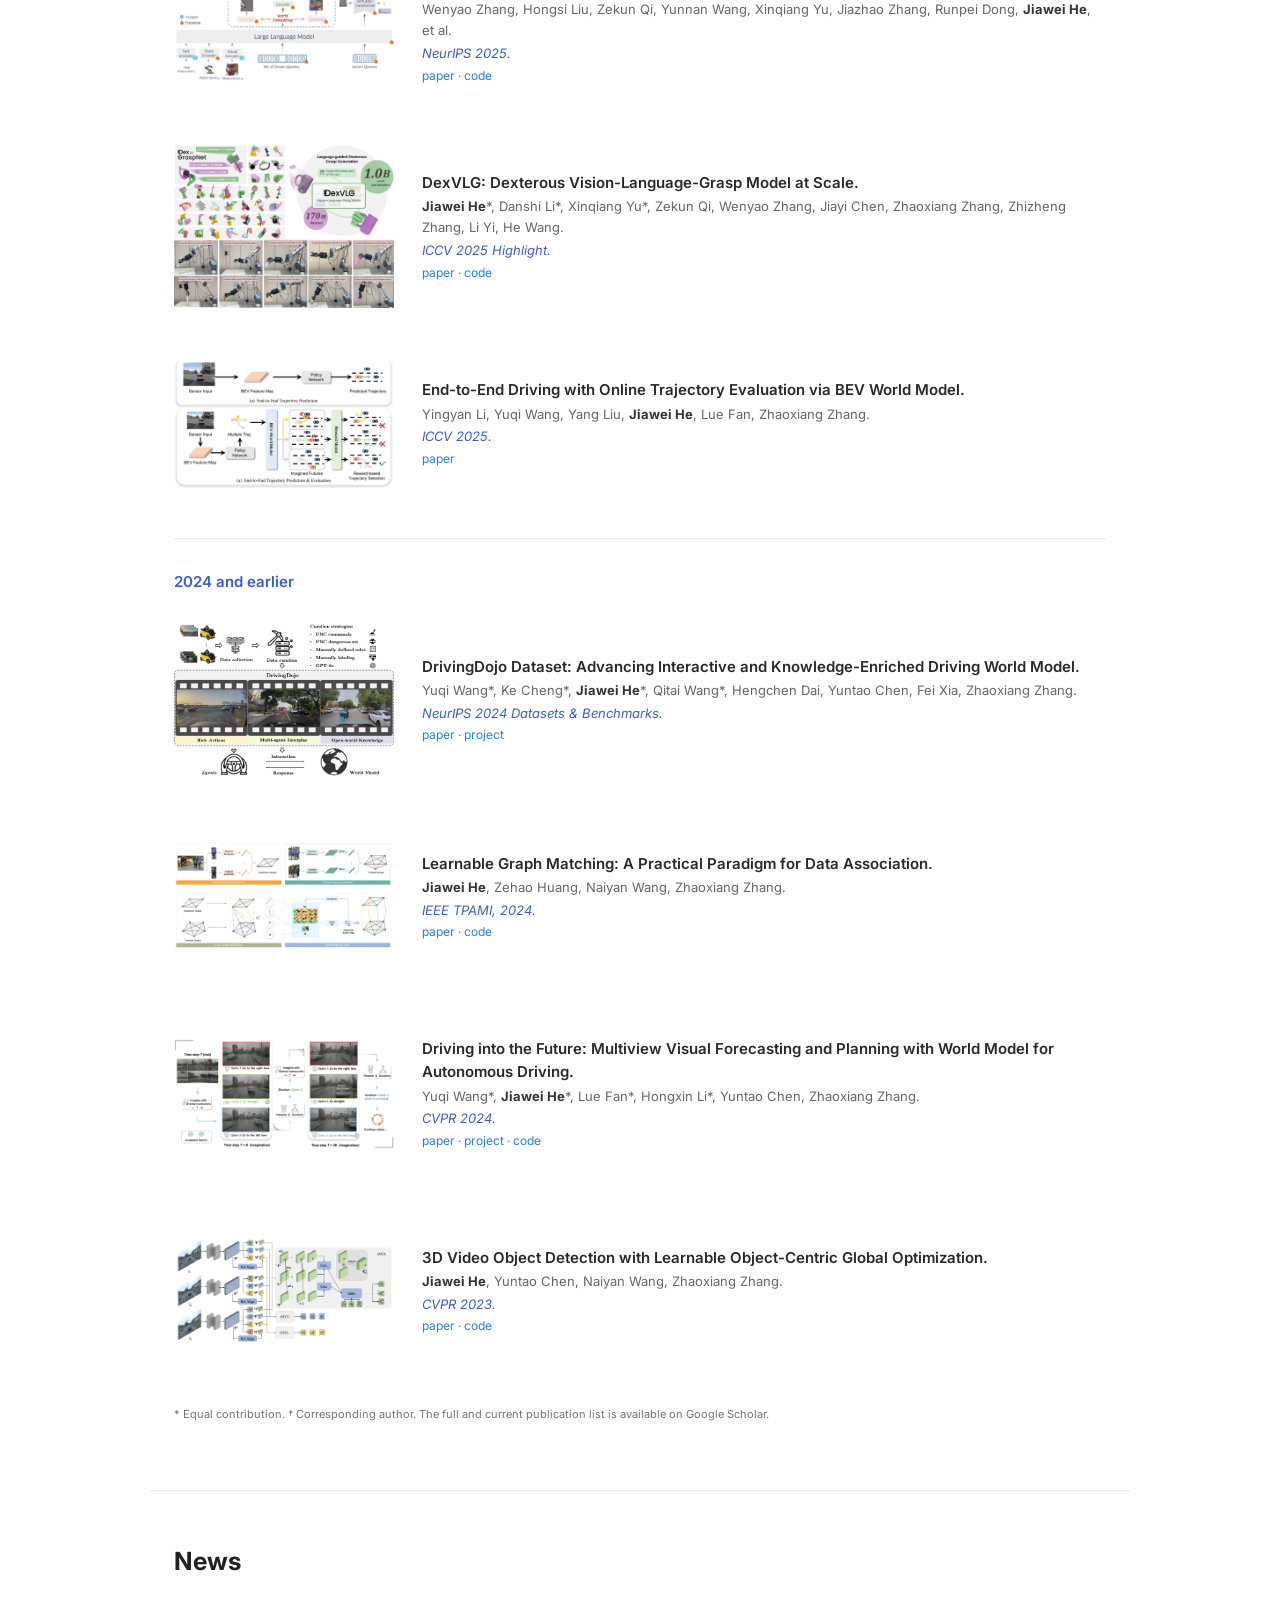
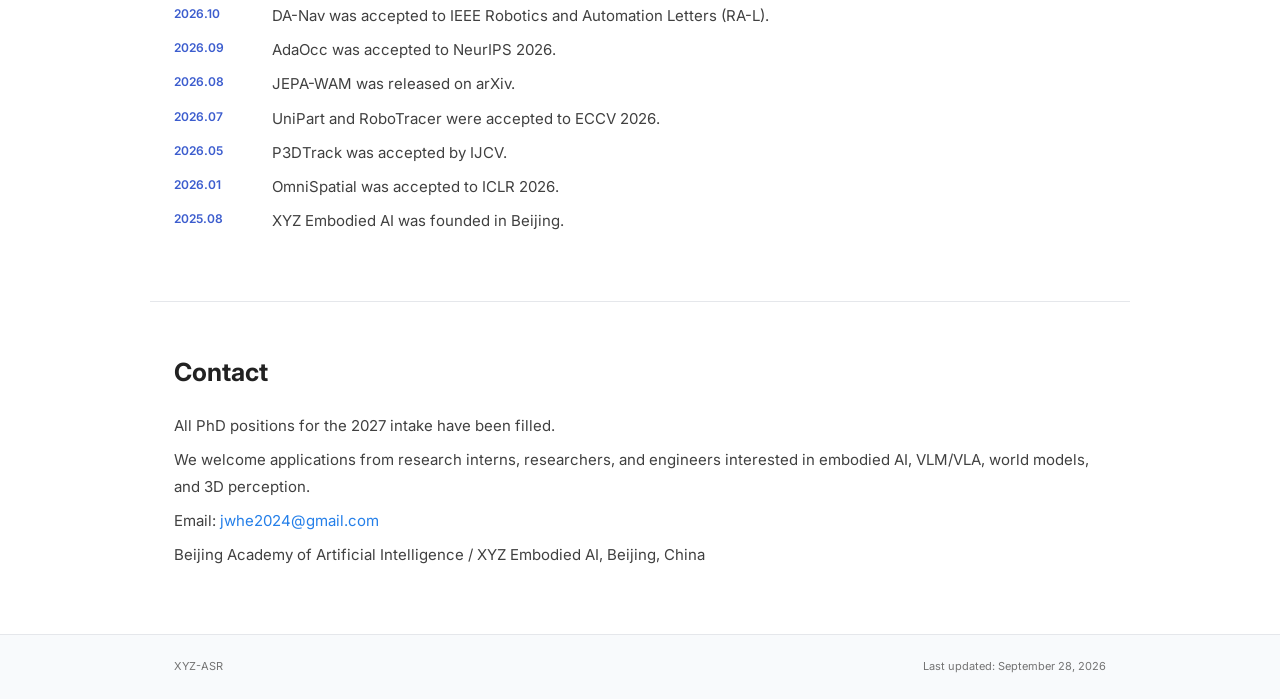
<file: xyz-asr.html>
<!DOCTYPE html>
<html lang="zh-CN">

<head>
    <meta charset="utf-8">
    <meta http-equiv="X-UA-Compatible" content="IE=edge">
    <meta name="viewport" content="width=device-width, initial-scale=1">
    <meta name="description" content="XYZ-ASR: Embodied AI Algorithm and System Research.">
    <title>XYZ-ASR | Embodied AI Algorithm &amp; System Research</title>
    <link rel="preconnect" href="https://fonts.googleapis.com">
    <link rel="preconnect" href="https://fonts.gstatic.com" crossorigin>
    <link href="https://fonts.googleapis.com/css2?family=Inter:wght@400;500;600;700&amp;family=Noto+Sans+SC:wght@400;500;600;700&amp;display=swap" rel="stylesheet">
    <link href="css/xyz-asr.css" rel="stylesheet">
</head>

<body>
    <header class="site-header">
        <div class="container nav-wrap">
            <a class="site-name" href="#top">XYZ-ASR</a>
            <button class="nav-toggle" type="button" aria-expanded="false" aria-controls="site-nav">Menu</button>
            <nav id="site-nav" aria-label="主要导航">
                <a href="#about">About</a>
                <a href="#research">Research</a>
                <a href="#publications">Publications</a>
                <a href="#news">News</a>
                <a href="#contact">Contact</a>
            </nav>
        </div>
    </header>

    <main id="top">
        <section class="intro research-intro container">
            <div class="intro-main">
                <h1>XYZ-ASR</h1>
                <p class="subtitle">XYZ Embodied AI — Algorithm &amp; System Research</p>
                <p class="affiliation">Beijing Academy of Artificial Intelligence (BAAI) · XYZ Embodied AI · Beijing, China</p>
                <p>We study algorithms and systems for embodied intelligence, with a focus on spatial intelligence, vision-language-action models, world models, 3D perception, and robot learning.</p>
                <p>我们研究具身智能中的算法与系统问题，关注空间智能、视觉语言动作模型、世界模型、三维感知与机器人学习。</p>
                <p class="profile-links">
                    <a href="https://jiaweihe.com/" target="_blank" rel="noopener">Jiawei He</a>
                    <span>/</span>
                    <a href="https://scholar.google.com/citations?user=35lEP_oAAAAJ&amp;hl=zh-CN" target="_blank" rel="noopener">Google Scholar</a>
                    <span>/</span>
                    <a href="https://github.com/jiaweihe1996" target="_blank" rel="noopener">GitHub</a>
                    <span>/</span>
                    <a href="mailto:jwhe2024@gmail.com">Email</a>
                </p>
            </div>
            <div class="research-collage" role="group" aria-label="XYZ-ASR research directions">
                <figure>
                    <img src="static/image/xyz-asr/perception.webp" alt="AdaOcc semantic 3D scene prediction" width="600" height="400" decoding="async">
                    <figcaption>3D Perception</figcaption>
                </figure>
                <figure>
                    <img src="static/image/xyz-asr/reasoning.webp" alt="RoboTracer spatial trajectory prediction in a tabletop scene" width="600" height="400" decoding="async">
                    <figcaption>Spatial Reasoning</figcaption>
                </figure>
                <figure>
                    <img src="static/image/xyz-asr/world-models.webp" alt="Drive-WM predicted future driving view" width="420" height="280" decoding="async">
                    <figcaption>World Models</figcaption>
                </figure>
                <figure>
                    <img src="static/image/xyz-asr/robot-action.webp" alt="DexVLG real-world dexterous manipulation of a bottle" width="525" height="350" decoding="async">
                    <figcaption>Robot Manipulation</figcaption>
                </figure>
            </div>
        </section>

        <section class="section container" id="about">
            <h2>About</h2>
            <p>XYZ-ASR is led by <a href="https://jiaweihe.com/" target="_blank" rel="noopener">Jiawei He</a>, a researcher and PhD Advisor at BAAI and a co-founder of XYZ Embodied AI. The group connects academic research with validation on real robotic systems.</p>
            <p>团队面向具身智能的核心科学问题开展研究，并重视方法在真实机器人系统中的验证。</p>
        </section>

        <section class="section container" id="research">
            <h2>Research Interests</h2>
            <ul class="research-list">
                <li><strong>Spatial Intelligence and 3D Perception</strong> — spatial reasoning, 3D understanding, detection, tracking, and reconstruction.</li>
                <li><strong>Vision-Language-Action Models</strong> — language-grounded manipulation, dexterous grasping, and generalizable robot policies.</li>
                <li><strong>World Models</strong> — predictive representations for embodied agents and autonomous systems.</li>
                <li><strong>Embodied AI Systems</strong> — data, evaluation, efficient learning, and real-world deployment.</li>
            </ul>
        </section>

        <section class="section container" id="publications">
            <div class="section-title-row">
                <h2>Selected Publications</h2>
                <a href="https://scholar.google.com/citations?user=35lEP_oAAAAJ&amp;hl=zh-CN" target="_blank" rel="noopener">Google Scholar</a>
            </div>

            <div class="publication-year">
                <h3>2026</h3>
                <ol class="publication-list">
                    <li id="paper-da-nav">
                        <a class="paper-media" href="static/image/papers/da-nav.webp?v=2" target="_blank" rel="noopener" aria-label="View da-nav figure" title="View larger figure">
                            <img src="static/image/papers/da-nav.webp?v=2" alt="DA-Nav: direction-aware vision-language navigation overview" width="220" height="165" loading="lazy" decoding="async">
                        </a>
                        <div class="paper-details">
                            <p class="paper-title">DA-Nav: Direction-Aware City-Scale Vision-Language Navigation.</p>
                            <p>Ye Yuan*, Kehan Chen*, Xinqiang Yu*, Wentao Xu, Heng Wang, et al., <strong>Jiawei He</strong>†, Zhulin An†.</p>
                            <p class="venue">IEEE Robotics and Automation Letters (RA-L), 2026.</p>
                            <p class="paper-links"><a href="https://arxiv.org/abs/2607.11638" target="_blank" rel="noopener">arXiv</a></p>
                        </div>
                    </li>
                    <li>
                        <a class="paper-media" href="static/image/papers/adaocc.webp" target="_blank" rel="noopener" aria-label="View AdaOcc figure" title="View larger figure">
                            <img src="static/image/papers/adaocc.webp" alt="AdaOcc: adaptive 3D occupancy prediction across robots, sensors, and embodied tasks" width="220" height="165" loading="lazy" decoding="async">
                        </a>
                        <div class="paper-details">
                            <p class="paper-title">AdaOcc: Adaptive 3D Occupancy Prediction for Embodied Tasks.</p>
                            <p>Jinglong Wang*, Yunjie Wang*, Zhiyang Zhang*, <strong>Jiawei He</strong>†, Ye Yuan, Bo Qiu†, Jing Zhang†.</p>
                            <p class="venue">NeurIPS 2026.</p>
                            <p class="paper-links"><a href="https://arxiv.org/abs/2609.38864" target="_blank" rel="noopener">arXiv</a></p>
                        </div>
                    </li>
                    <li id="paper-jepa-wam">
                        <a class="paper-media" href="static/image/papers/jepa-wam.webp" target="_blank" rel="noopener" aria-label="View JEPA-WAM figure" title="View larger figure">
                            <img src="static/image/papers/jepa-wam.webp" alt="JEPA-WAM: joint-embedding world modeling for vision-language-action policies" width="220" height="165" loading="lazy" decoding="async">
                        </a>
                        <div class="paper-details">
                            <p class="paper-title">JEPA-WAM: Learning Vision-Language-Action Policies with Joint-Embedding World Modeling.</p>
                            <p>Yihan Lin*, <strong>Jiawei He</strong>*, Shifeng Bao, Chen Zhao, Yang Li, Xiaobo Wang, Yan Wang, Cheng Chi†, Jing Zhang†.</p>
                            <p class="venue">arXiv preprint, 2026.</p>
                            <p class="paper-links"><a href="https://arxiv.org/abs/2608.09381" target="_blank" rel="noopener">arXiv</a> · <a href="https://spritewithoutice.github.io/JEPA_WAM/" target="_blank" rel="noopener">project</a></p>
                        </div>
                    </li>
                    <li>
                        <a class="paper-media" href="static/image/papers/robotracer.webp" target="_blank" rel="noopener" aria-label="View RoboTracer figure" title="View larger figure">
                            <img src="static/image/papers/robotracer.webp" alt="RoboTracer: metric-grounded spatial traces and reasoning for robotic manipulation" width="220" height="165" loading="lazy" decoding="async">
                        </a>
                        <div class="paper-details">
                            <p class="paper-title">Towards Spatial Trace with Reasoning in Vision-Language Models for Robotics.</p>
                            <p>Enshen Zhou*, Yibo Li*, Jingkun An*, Jiayuan Zhang*, Shanyu Rong, Mengzhen Liu, Yi Han, Yuheng Ji, Huajie Tan, <strong>Jiawei He</strong>, Pengwei Wang, Zhongyuan Wang, Cheng Chi, Lu Sheng, Shanghang Zhang.</p>
                            <p class="venue">ECCV 2026.</p>
                            <p class="paper-links"><a href="https://arxiv.org/abs/2512.13660" target="_blank" rel="noopener">paper</a> · <a href="https://zhoues.github.io/RoboTracer/" target="_blank" rel="noopener">project</a> · <a href="https://github.com/Zhoues/RoboTracer" target="_blank" rel="noopener">code</a></p>
                        </div>
                    </li>
                    <li>
                        <a class="paper-media" href="static/image/papers/unipart.webp" target="_blank" rel="noopener" aria-label="View unipart figure" title="View larger figure">
                            <img src="static/image/papers/unipart.webp" alt="UniPart: language-grounded 3D part segmentation overview" width="220" height="165" loading="lazy" decoding="async">
                        </a>
                        <div class="paper-details">
                            <p class="paper-title">UniPart: Towards Zero-shot Language-Grounded 3D Part Segmentation for Embodied Interaction.</p>
                            <p>Xinqiang Yu*, Zekun Qi*, <strong>Jiawei He</strong>, Wenyao Zhang, Xuchuan Chen, Guocai Yao, Li Yi, Zhaoxiang Zhang, He Wang.</p>
                            <p class="venue">ECCV 2026.</p>
                            <p class="paper-links"><a href="https://arxiv.org/abs/2609.12898" target="_blank" rel="noopener">paper</a> · <a href="https://xinqiangyu.github.io/UniPart/" target="_blank" rel="noopener">project</a></p>
                        </div>
                    </li>
                    <li>
                        <a class="paper-media" href="static/image/papers/p3dtrack.webp" target="_blank" rel="noopener" aria-label="View p3dtrack figure" title="View larger figure">
                            <img src="static/image/papers/p3dtrack.webp" alt="P3DTrack: learning pseudo 3D representations for multiple object tracking" width="220" height="165" loading="lazy" decoding="async">
                        </a>
                        <div class="paper-details">
                            <p class="paper-title">Learning Pseudo 3D Representation for Ego-centric 2D Multiple Object Tracking.</p>
                            <p><strong>Jiawei He</strong>, Lue Fan, Zhaoxiang Zhang.</p>
                            <p class="venue">International Journal of Computer Vision, 2026.</p>
                            <p class="paper-links"><a href="https://link.springer.com/article/10.1007/s11263-026-02887-z" target="_blank" rel="noopener">paper</a> · <a href="https://arxiv.org/abs/2306.05416" target="_blank" rel="noopener">arXiv</a></p>
                        </div>
                    </li>
                    <li>
                        <a class="paper-media" href="static/image/papers/omnispatial.webp" target="_blank" rel="noopener" aria-label="View omnispatial figure" title="View larger figure">
                            <img src="static/image/papers/omnispatial.webp" alt="OmniSpatial: spatial reasoning benchmark overview" width="220" height="165" loading="lazy" decoding="async">
                        </a>
                        <div class="paper-details">
                            <p class="paper-title">OmniSpatial: Towards Comprehensive Spatial Reasoning Benchmark for Vision Language Models.</p>
                            <p>Mengdi Jia*, Zekun Qi*, Shaochen Zhang, Wenyao Zhang, Xinqiang Yu, <strong>Jiawei He</strong>, He Wang, Li Yi.</p>
                            <p class="venue">ICLR 2026.</p>
                            <p class="paper-links"><a href="https://arxiv.org/abs/2506.03135" target="_blank" rel="noopener">paper</a> · <a href="https://openreview.net/forum?id=r7rUDgGYC4" target="_blank" rel="noopener">OpenReview</a></p>
                        </div>
                    </li>
                    <li id="paper-floorplan-vln">
                        <a class="paper-media" href="static/image/papers/floorplan-vln.webp" target="_blank" rel="noopener" aria-label="View FloorPlan-VLN figure" title="View larger figure">
                            <img src="static/image/papers/floorplan-vln.webp" alt="FloorPlan-VLN: floor plans and concise instructions guide vision-language navigation" width="220" height="165" loading="lazy" decoding="async">
                        </a>
                        <div class="paper-details">
                            <p class="paper-title">FloorPlan-VLN: A New Paradigm for Floor Plan Guided Vision-Language Navigation.</p>
                            <p>Kehan Chen, Yan Huang†, Dong An, <strong>Jiawei He</strong>, Yifei Su, Jing Liu, Nianfeng Liu, Liang Wang†.</p>
                            <p class="venue">arXiv preprint, 2026.</p>
                            <p class="paper-links"><a href="https://arxiv.org/abs/2603.17437" target="_blank" rel="noopener">arXiv</a> · <a href="https://github.com/Chenkehan21/FloorPlan-VLN" target="_blank" rel="noopener">code</a></p>
                        </div>
                    </li>
                </ol>
            </div>

            <div class="publication-year">
                <h3>2025</h3>
                <ol class="publication-list">
                    <li>
                        <a class="paper-media" href="static/image/papers/sofar.webp" target="_blank" rel="noopener" aria-label="View sofar figure" title="View larger figure">
                            <img src="static/image/papers/sofar.webp" alt="SoFar: language-grounded orientation and object manipulation" width="220" height="165" loading="lazy" decoding="async">
                        </a>
                        <div class="paper-details">
                            <p class="paper-title">SoFar: Language-Grounded Orientation Bridges Spatial Reasoning and Object Manipulation.</p>
                            <p>Zekun Qi*, Wenyao Zhang*, Yufei Ding*, Runpei Dong, Xinqiang Yu, et al., <strong>Jiawei He</strong>, et al.</p>
                            <p class="venue">NeurIPS 2025 Spotlight.</p>
                            <p class="paper-links"><a href="https://arxiv.org/abs/2502.13143" target="_blank" rel="noopener">paper</a> · <a href="https://github.com/qizekun/SoFar" target="_blank" rel="noopener">code</a></p>
                        </div>
                    </li>
                    <li>
                        <a class="paper-media" href="static/image/papers/dreamvla.webp" target="_blank" rel="noopener" aria-label="View dreamvla figure" title="View larger figure">
                            <img src="static/image/papers/dreamvla.webp" alt="DreamVLA: vision-language-action model overview" width="220" height="165" loading="lazy" decoding="async">
                        </a>
                        <div class="paper-details">
                            <p class="paper-title">DreamVLA: Dream Comprehensive World Knowledge for Vision-Language-Action Model.</p>
                            <p>Wenyao Zhang, Hongsi Liu, Zekun Qi, Yunnan Wang, Xinqiang Yu, Jiazhao Zhang, Runpei Dong, <strong>Jiawei He</strong>, et al.</p>
                            <p class="venue">NeurIPS 2025.</p>
                            <p class="paper-links"><a href="https://arxiv.org/abs/2507.04447" target="_blank" rel="noopener">paper</a> · <a href="https://github.com/Zhangwenyao1/DreamVLA" target="_blank" rel="noopener">code</a></p>
                        </div>
                    </li>
                    <li>
                        <a class="paper-media" href="static/image/papers/dexvlg.webp" target="_blank" rel="noopener" aria-label="View DexVLG figure" title="View larger figure">
                            <img src="static/image/papers/dexvlg.webp" alt="DexVLG: dexterous vision-language-grasp model teaser" width="220" height="165" loading="lazy" decoding="async">
                        </a>
                        <div class="paper-details">
                            <p class="paper-title">DexVLG: Dexterous Vision-Language-Grasp Model at Scale.</p>
                            <p><strong>Jiawei He</strong>*, Danshi Li*, Xinqiang Yu*, Zekun Qi, Wenyao Zhang, Jiayi Chen, Zhaoxiang Zhang, Zhizheng Zhang, Li Yi, He Wang.</p>
                            <p class="venue">ICCV 2025 Highlight.</p>
                            <p class="paper-links"><a href="https://arxiv.org/abs/2507.02747" target="_blank" rel="noopener">paper</a> · <a href="https://github.com/jiaweihe1996/DexVLG" target="_blank" rel="noopener">code</a></p>
                        </div>
                    </li>
                    <li>
                        <a class="paper-media" href="static/image/papers/bev-world.webp" target="_blank" rel="noopener" aria-label="View bev-world figure" title="View larger figure">
                            <img src="static/image/papers/bev-world.webp" alt="BEV World Model: online trajectory evaluation for end-to-end driving" width="220" height="165" loading="lazy" decoding="async">
                        </a>
                        <div class="paper-details">
                            <p class="paper-title">End-to-End Driving with Online Trajectory Evaluation via BEV World Model.</p>
                            <p>Yingyan Li, Yuqi Wang, Yang Liu, <strong>Jiawei He</strong>, Lue Fan, Zhaoxiang Zhang.</p>
                            <p class="venue">ICCV 2025.</p>
                            <p class="paper-links"><a href="https://arxiv.org/abs/2504.01941" target="_blank" rel="noopener">paper</a></p>
                        </div>
                    </li>
                </ol>
            </div>

            <div class="publication-year">
                <h3>2024 and earlier</h3>
                <ol class="publication-list">
                    <li>
                        <a class="paper-media" href="static/image/papers/drivingdojo.webp" target="_blank" rel="noopener" aria-label="View drivingdojo figure" title="View larger figure">
                            <img src="static/image/papers/drivingdojo.webp" alt="DrivingDojo: interactive driving world model dataset" width="220" height="165" loading="lazy" decoding="async">
                        </a>
                        <div class="paper-details">
                            <p class="paper-title">DrivingDojo Dataset: Advancing Interactive and Knowledge-Enriched Driving World Model.</p>
                            <p>Yuqi Wang*, Ke Cheng*, <strong>Jiawei He</strong>*, Qitai Wang*, Hengchen Dai, Yuntao Chen, Fei Xia, Zhaoxiang Zhang.</p>
                            <p class="venue">NeurIPS 2024 Datasets &amp; Benchmarks.</p>
                            <p class="paper-links"><a href="https://arxiv.org/abs/2410.10738" target="_blank" rel="noopener">paper</a> · <a href="https://drivingdojo.github.io/" target="_blank" rel="noopener">project</a></p>
                        </div>
                    </li>
                    <li>
                        <a class="paper-media" href="static/image/papers/gmtracker.webp" target="_blank" rel="noopener" aria-label="View gmtracker figure" title="View larger figure">
                            <img src="static/image/papers/gmtracker.webp" alt="Learnable Graph Matching: data association framework" width="220" height="165" loading="lazy" decoding="async">
                        </a>
                        <div class="paper-details">
                            <p class="paper-title">Learnable Graph Matching: A Practical Paradigm for Data Association.</p>
                            <p><strong>Jiawei He</strong>, Zehao Huang, Naiyan Wang, Zhaoxiang Zhang.</p>
                            <p class="venue">IEEE TPAMI, 2024.</p>
                            <p class="paper-links"><a href="https://doi.org/10.1109/TPAMI.2024.3362401" target="_blank" rel="noopener">paper</a> · <a href="https://github.com/jiaweihe1996/GMTracker" target="_blank" rel="noopener">code</a></p>
                        </div>
                    </li>
                    <li>
                        <a class="paper-media" href="static/image/papers/drive-wm.webp" target="_blank" rel="noopener" aria-label="View drive-wm figure" title="View larger figure">
                            <img src="static/image/papers/drive-wm.webp" alt="Drive-WM: multiview visual forecasting and planning" width="220" height="165" loading="lazy" decoding="async">
                        </a>
                        <div class="paper-details">
                            <p class="paper-title">Driving into the Future: Multiview Visual Forecasting and Planning with World Model for Autonomous Driving.</p>
                            <p>Yuqi Wang*, <strong>Jiawei He</strong>*, Lue Fan*, Hongxin Li*, Yuntao Chen, Zhaoxiang Zhang.</p>
                            <p class="venue">CVPR 2024.</p>
                            <p class="paper-links"><a href="https://arxiv.org/abs/2311.17918" target="_blank" rel="noopener">paper</a> · <a href="https://drive-wm.github.io/" target="_blank" rel="noopener">project</a> · <a href="https://github.com/BraveGroup/Drive-WM" target="_blank" rel="noopener">code</a></p>
                        </div>
                    </li>
                    <li>
                        <a class="paper-media" href="static/image/papers/ba-det.webp" target="_blank" rel="noopener" aria-label="View ba-det figure" title="View larger figure">
                            <img src="static/image/papers/ba-det.webp" alt="BA-Det: object-centric global optimization for 3D video detection" width="220" height="165" loading="lazy" decoding="async">
                        </a>
                        <div class="paper-details">
                            <p class="paper-title">3D Video Object Detection with Learnable Object-Centric Global Optimization.</p>
                            <p><strong>Jiawei He</strong>, Yuntao Chen, Naiyan Wang, Zhaoxiang Zhang.</p>
                            <p class="venue">CVPR 2023.</p>
                            <p class="paper-links"><a href="https://arxiv.org/abs/2303.15416" target="_blank" rel="noopener">paper</a> · <a href="https://github.com/jiaweihe1996/BA-Det" target="_blank" rel="noopener">code</a></p>
                        </div>
                    </li>
                </ol>
            </div>
            <p class="note">* Equal contribution. † Corresponding author. The full and current publication list is available on Google Scholar.</p>
        </section>

        <section class="section container" id="news">
            <h2>News</h2>
            <ul class="news-list">
                <li><time datetime="2026-10">2026.10</time><span>DA-Nav was accepted to IEEE Robotics and Automation Letters (RA-L).</span></li>
                <li><time datetime="2026-09">2026.09</time><span>AdaOcc was accepted to NeurIPS 2026.</span></li>
                <li><time datetime="2026-08">2026.08</time><span>JEPA-WAM was released on arXiv.</span></li>
                <li><time datetime="2026-07">2026.07</time><span>UniPart and RoboTracer were accepted to ECCV 2026.</span></li>
                <li><time datetime="2026-05">2026.05</time><span>P3DTrack was accepted by IJCV.</span></li>
                <li><time datetime="2026-01">2026.01</time><span>OmniSpatial was accepted to ICLR 2026.</span></li>
                <li><time datetime="2025-08">2025.08</time><span>XYZ Embodied AI was founded in Beijing.</span></li>
            </ul>
        </section>

        <section class="section container" id="contact">
            <h2>Contact</h2>
            <p>All PhD positions for the 2027 intake have been filled.</p>
            <p>We welcome applications from research interns, researchers, and engineers interested in embodied AI, VLM/VLA, world models, and 3D perception.</p>
            <p>Email: <a href="mailto:jwhe2024@gmail.com">jwhe2024@gmail.com</a></p>
            <p>Beijing Academy of Artificial Intelligence / XYZ Embodied AI, Beijing, China</p>
        </section>
    </main>

    <footer>
        <div class="container footer-inner">
            <span>XYZ-ASR</span>
            <span>Last updated: September 28, 2026</span>
        </div>
    </footer>

    <script>
        (function () {
            var button = document.querySelector('.nav-toggle');
            var nav = document.getElementById('site-nav');
            button.addEventListener('click', function () {
                var open = button.getAttribute('aria-expanded') === 'true';
                button.setAttribute('aria-expanded', String(!open));
                nav.classList.toggle('is-open', !open);
            });
            nav.querySelectorAll('a').forEach(function (link) {
                link.addEventListener('click', function () {
                    button.setAttribute('aria-expanded', 'false');
                    nav.classList.remove('is-open');
                });
            });
        }());
    </script>
</body>
</html>
</file>
<file: css/xyz-asr.css>
:root {
    --blue: #247fe9;
    --indigo: #3c5dce;
    --text: #404040;
    --muted: #737373;
    --line: #e5e7eb;
    --background: #ffffff;
    --light: #f8fafc;
}

* { box-sizing: border-box; }
html { scroll-behavior: smooth; scroll-padding-top: 76px; }
body {
    background: var(--background);
    color: var(--text);
    font-family: "Inter", "Noto Sans SC", Arial, sans-serif;
    font-size: 15px;
    line-height: 1.75;
    margin: 0;
    -webkit-font-smoothing: antialiased;
}
a { color: var(--blue); text-decoration: none; }
a:hover { text-decoration: underline; }
.container { margin: 0 auto; max-width: 980px; padding-left: 24px; padding-right: 24px; width: 100%; }

.site-header {
    background: rgba(255, 255, 255, .96);
    border-bottom: 1px solid var(--line);
    position: sticky;
    top: 0;
    z-index: 20;
}
.nav-wrap { align-items: center; display: flex; justify-content: space-between; min-height: 64px; }
.site-name { color: #202020; font-size: 18px; font-weight: 700; letter-spacing: .02em; }
.site-name:hover { color: var(--blue); text-decoration: none; }
nav { display: flex; gap: 28px; }
nav a { color: #555; font-size: 13px; font-weight: 500; }
nav a:hover { color: var(--blue); text-decoration: none; }
.nav-toggle { background: transparent; border: 1px solid var(--line); color: var(--text); display: none; padding: 6px 10px; }

.intro { align-items: center; display: grid; gap: 54px; grid-template-columns: minmax(0, 1fr) 300px; padding-bottom: 68px; padding-top: 78px; }
.intro h1 { color: #222; font-size: 46px; letter-spacing: -.025em; line-height: 1.15; margin: 0 0 8px; }
.subtitle { color: var(--indigo); font-size: 18px; font-weight: 600; margin: 0 0 8px; }
.affiliation { color: var(--muted); font-size: 13px; margin: 0 0 25px; }
.intro-main > p:not(.subtitle):not(.affiliation):not(.profile-links) { margin: 8px 0; }
.profile-links { font-size: 13px; margin: 24px 0 0; }
.profile-links span { color: #aaa; margin: 0 8px; }
.intro-figure { margin: 0; }
.intro-figure img { background: #fff; border: 1px solid var(--line); display: block; width: 100%; }
.intro-figure figcaption { color: var(--muted); font-size: 11px; margin-top: 7px; text-align: right; }

.research-intro { gap: 40px; grid-template-columns: minmax(0, 1fr) 360px; }
.research-collage { display: grid; gap: 16px 12px; grid-template-columns: repeat(2, minmax(0, 1fr)); max-width: 420px; width: 100%; }
.research-collage figure { margin: 0; min-width: 0; }
.research-collage img { aspect-ratio: 3 / 2; background: #fff; border: 1px solid var(--line); display: block; height: auto; object-fit: contain; width: 100%; }
.research-collage figcaption { color: var(--indigo); font-size: 11px; font-weight: 500; line-height: 1.5; margin-top: 6px; text-align: center; }

.section { border-top: 1px solid var(--line); padding-bottom: 58px; padding-top: 54px; }
.section h2 { color: #222; font-size: 25px; line-height: 1.3; margin: 0 0 25px; }
.section p { margin: 8px 0; }
.section-title-row { align-items: baseline; display: flex; justify-content: space-between; }
.section-title-row > a { font-size: 12px; }

.research-list { margin: 0; padding-left: 21px; }
.research-list li { margin: 9px 0; padding-left: 4px; }
.research-list strong { color: #292929; }

.publication-year { margin-top: 12px; }
.publication-year + .publication-year { border-top: 1px solid var(--line); margin-top: 30px; padding-top: 30px; }
.publication-year h3 { color: var(--indigo); font-size: 15px; font-weight: 600; margin: 0 0 22px; }
.publication-list { list-style: none; margin: 0; padding: 0; }
.publication-list li { align-items: center; display: grid; gap: 28px; grid-template-columns: 220px minmax(0, 1fr); margin: 0 0 32px; }
.paper-media { aspect-ratio: 4 / 3; background: #fff; display: block; height: auto; object-fit: contain; width: 100%; }
.paper-media img { background: #fff; display: block; height: 100%; object-fit: contain; width: 100%; }
.paper-media:focus-visible { outline: 2px solid var(--blue); outline-offset: 4px; }
.paper-details { min-width: 0; overflow-wrap: break-word; }
.publication-list p { color: #666; font-size: 13px; line-height: 1.6; margin: 2px 0; }
.publication-list .paper-title { color: #292929; font-size: 15px; font-weight: 600; line-height: 1.55; }
.publication-list .venue { color: var(--indigo); font-style: italic; }
.publication-list .paper-links { font-size: 12px; }
.publication-list strong { color: #333; }
.note { color: var(--muted); font-size: 11px; }

.news-list { list-style: none; margin: 0; padding: 0; }
.news-list li { display: grid; gap: 20px; grid-template-columns: 78px 1fr; margin: 8px 0; }
.news-list time { color: var(--indigo); font-size: 12px; font-weight: 600; }

footer { background: var(--light); border-top: 1px solid var(--line); color: var(--muted); font-size: 11px; }
.footer-inner { display: flex; justify-content: space-between; padding-bottom: 22px; padding-top: 22px; }

@media (max-width: 760px) {
    html { scroll-padding-top: 60px; }
    .container { padding-left: 18px; padding-right: 18px; }
    .nav-wrap { min-height: 58px; }
    .nav-toggle { display: block; }
    nav { background: #fff; border-bottom: 1px solid var(--line); display: none; left: 0; padding: 8px 18px 16px; position: absolute; right: 0; top: 58px; }
    nav.is-open { display: grid; gap: 0; }
    nav a { border-top: 1px solid var(--line); padding: 9px 0; }
    .intro { gap: 32px; grid-template-columns: 1fr; padding-bottom: 48px; padding-top: 48px; }
    .intro h1 { font-size: 38px; }
    .intro-figure { max-width: 420px; }
    .section { padding-bottom: 44px; padding-top: 42px; }
    .publication-list li { gap: 22px; grid-template-columns: 180px minmax(0, 1fr); }
}

@media (max-width: 600px) {
    .publication-list li { gap: 14px; grid-template-columns: minmax(0, 1fr); margin-bottom: 34px; }
    .paper-media { max-width: 300px; }
}

@media (max-width: 480px) {
    body { font-size: 14px; }
    .profile-links span { margin: 0 4px; }
    .section-title-row { align-items: flex-start; flex-direction: column; margin-bottom: 25px; }
    .section-title-row h2 { margin-bottom: 4px; }
    .news-list li { gap: 4px; grid-template-columns: 1fr; margin-bottom: 15px; }
    .footer-inner { flex-direction: column; gap: 3px; }
}
</file>
<file: css/personal.css>
.personal-home .personal-intro {
    display: block;
    padding-bottom: 54px;
    padding-top: 62px;
}

.personal-intro .intro-main { max-width: 860px; }
.personal-intro h1 { font-size: 38px; }
.personal-intro .subtitle { font-size: 17px; }
.personal-intro .affiliation { font-size: 14px; margin-bottom: 22px; }
.personal-intro .profile-links { font-size: 14px; margin-top: 21px; }

.recruitment {
    border-left: 2px solid var(--blue);
    font-size: 14px;
    margin-top: 26px;
    padding-left: 16px;
}
.recruitment p { margin: 6px 0; }

.publication-list .publication-text-only .paper-details { grid-column: 2; }

.plain-list { margin: 0; padding-left: 20px; }
.plain-list li { margin: 8px 0; padding-left: 2px; }

.contact-grid {
    display: grid;
    gap: 18px 40px;
    grid-template-columns: repeat(2, minmax(0, 1fr));
    overflow-wrap: break-word;
}
.contact-grid p:first-child { margin-top: 0; }

@media (max-width: 760px) {
    .personal-home .personal-intro { padding-bottom: 42px; padding-top: 44px; }
    .personal-intro h1 { font-size: 34px; }
    .personal-intro .subtitle { font-size: 16px; }
}

@media (max-width: 600px) {
    .publication-list .publication-text-only .paper-details { grid-column: 1; }
    .contact-grid { gap: 14px; grid-template-columns: minmax(0, 1fr); }
}
</file>
